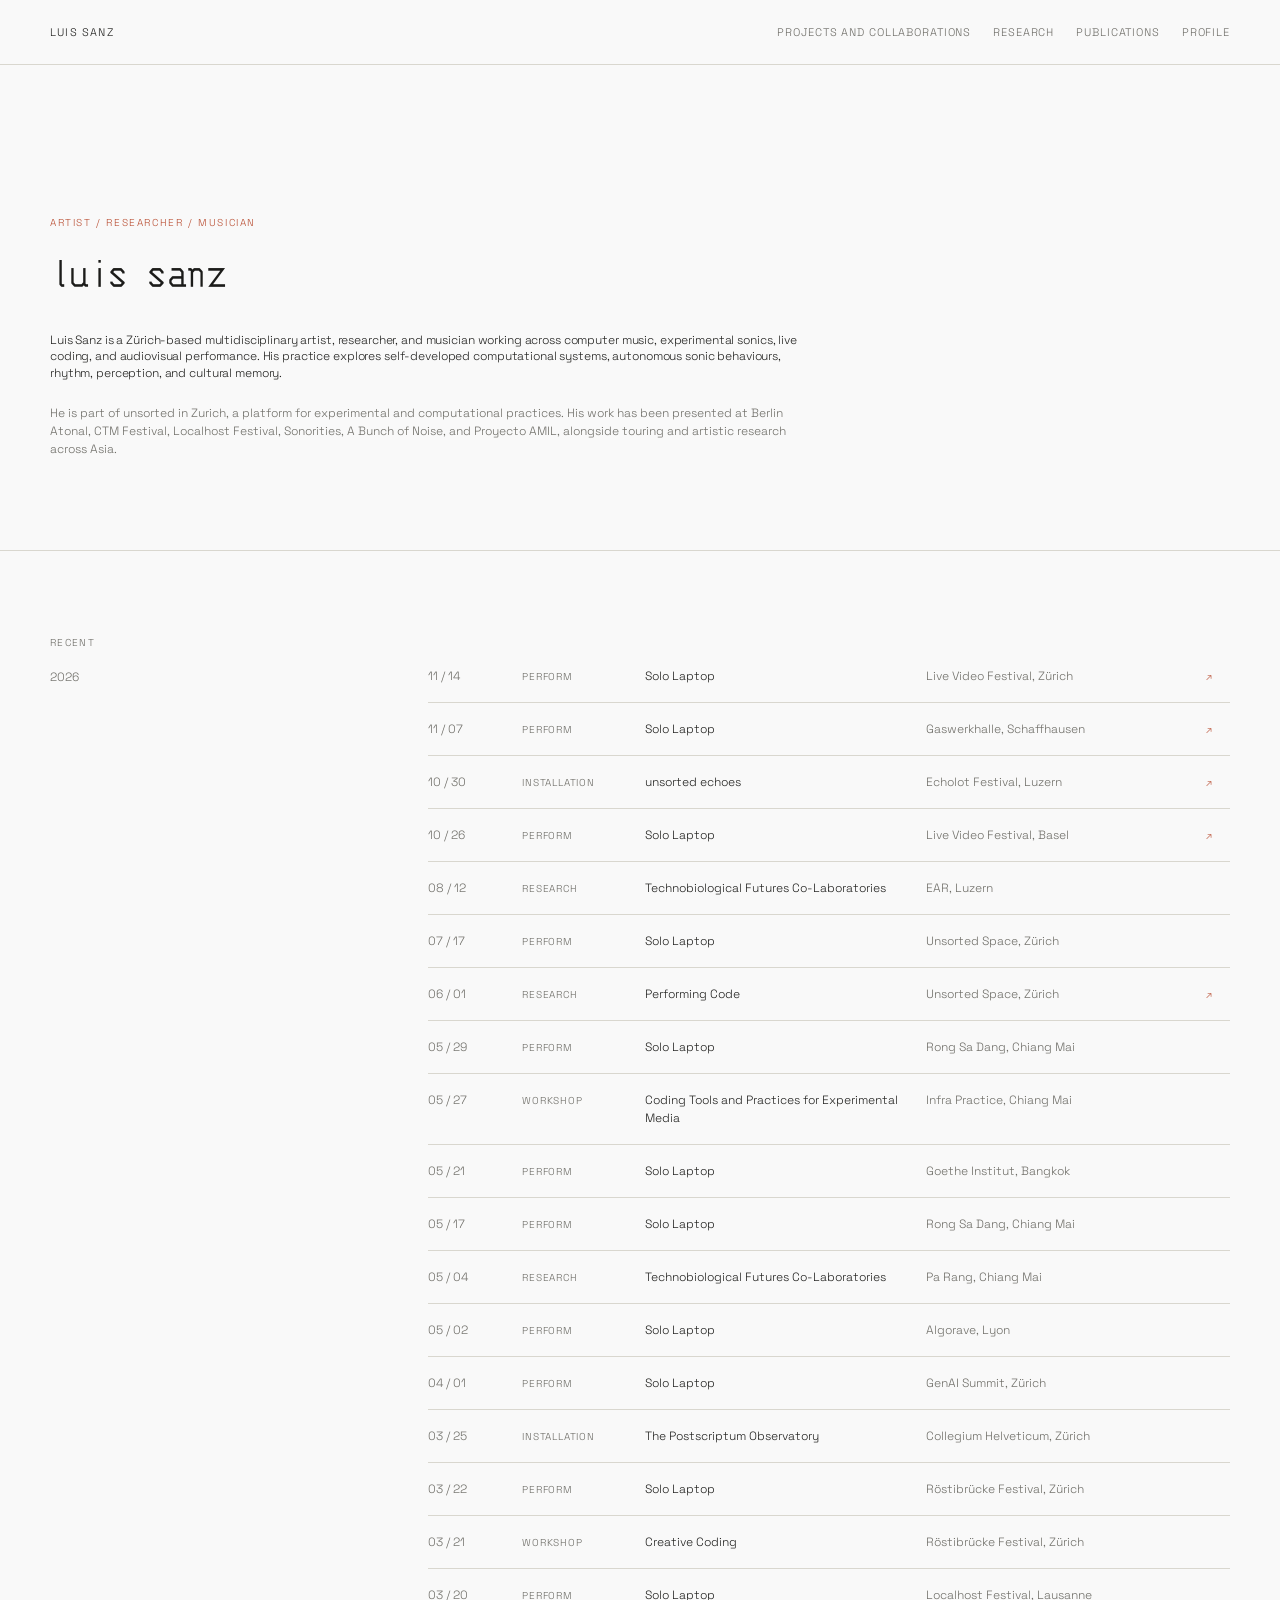
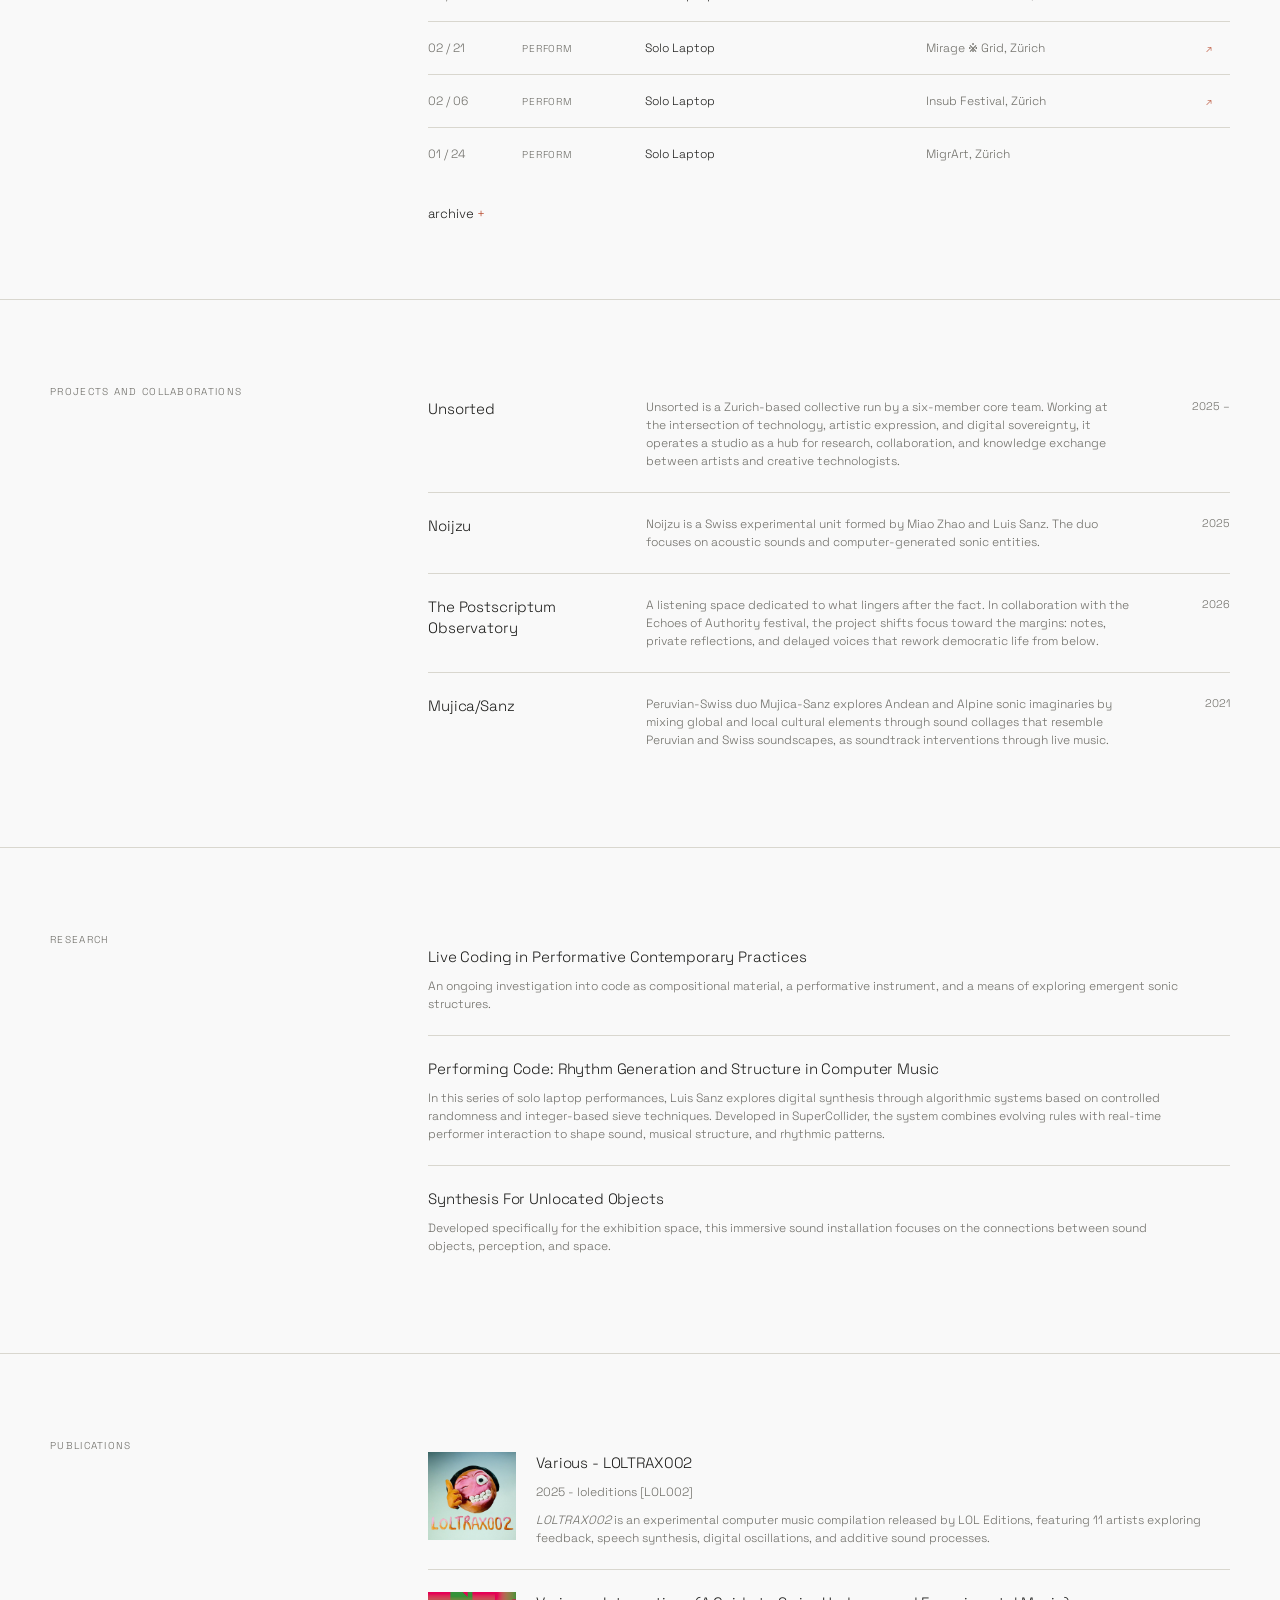
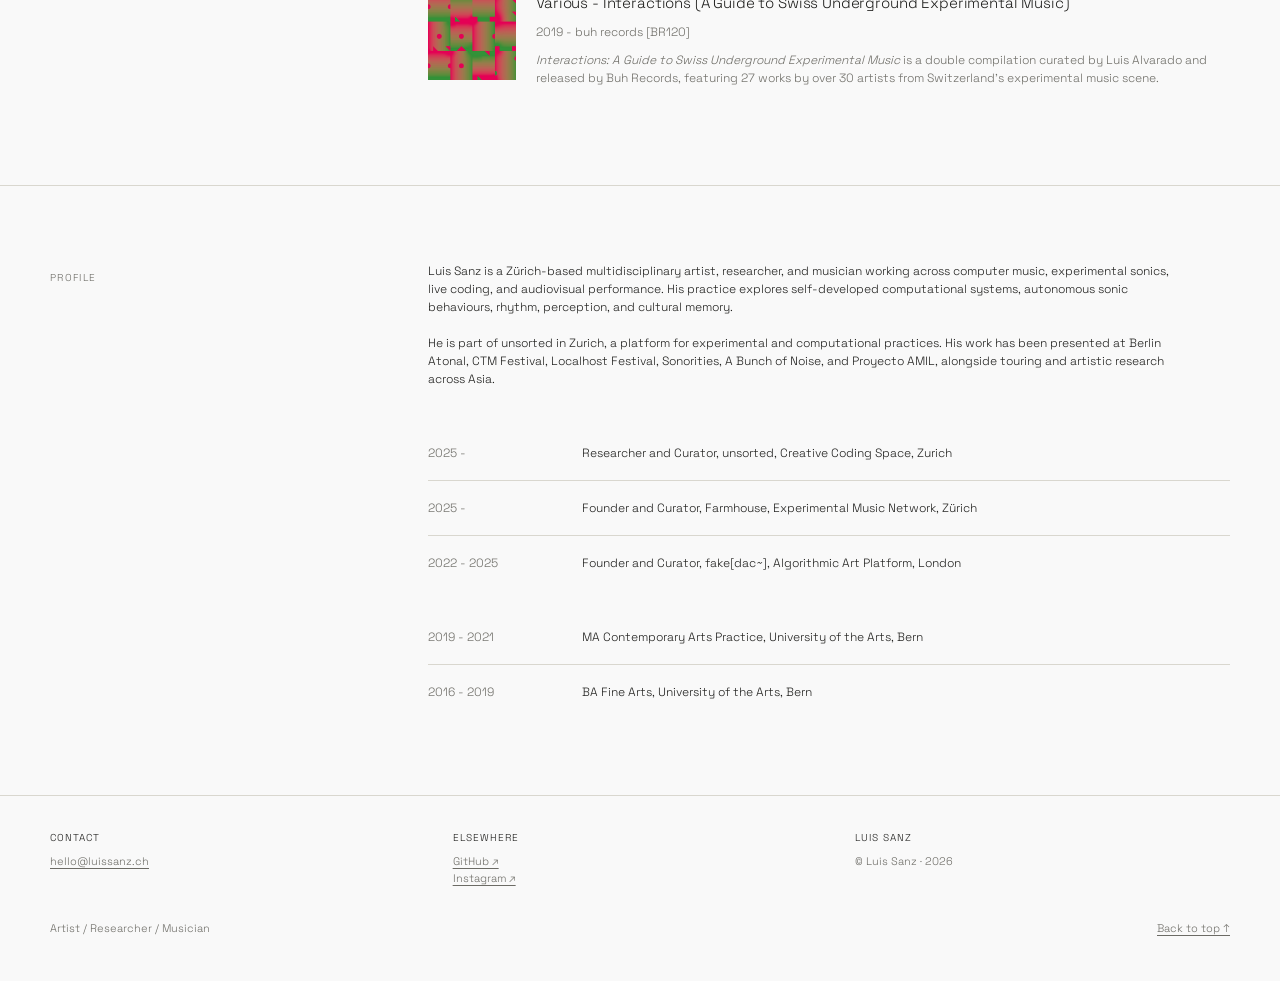
<file: index.html>
<!DOCTYPE html>
<html lang="en">

<head>
  <meta charset="utf-8">
  <meta name="viewport" content="width=device-width, initial-scale=1">
  <meta name="description"
    content="Luis Sanz is a Zürich-based multidisciplinary artist, researcher, and musician working across computer music, experimental sonics, live coding, and audiovisual performance.">
  <title>Luis Sanz — Artist, Researcher, Musician</title>
  <style>
    @font-face {
      font-family: "3270 Nerd Font";
      src: url("fonts/3270NerdFontPropo-SemiCondensed.ttf") format("truetype");
      font-weight: 400;
      font-style: normal;
      font-display: swap;
    }

    @font-face {
      font-family: "Space Grotesk";
      src: url("fonts/SpaceGrotesk[wght].ttf") format("truetype");
      font-weight: 300 700;
      font-style: normal;
      font-display: swap;
    }

    @font-face {
      font-family: "Fira Code";
      src: url("fonts/FiraCode-Light.ttf") format("truetype");
      font-weight: 300;
      font-style: normal;
      font-display: swap;
    }

    @font-face {
      font-family: "Fira Code";
      src: url("fonts/FiraCode-Regular.ttf") format("truetype");
      font-weight: 400;
      font-style: normal;
      font-display: swap;
    }

    @font-face {
      font-family: "Fira Code";
      src: url("fonts/FiraCode-Medium.ttf") format("truetype");
      font-weight: 500;
      font-style: normal;
      font-display: swap;
    }

    @font-face {
      font-family: "Fira Code";
      src: url("fonts/FiraCode-SemiBold.ttf") format("truetype");
      font-weight: 600;
      font-style: normal;
      font-display: swap;
    }

    @font-face {
      font-family: "Fira Code";
      src: url("fonts/FiraCode-Bold.ttf") format("truetype");
      font-weight: 700;
      font-style: normal;
      font-display: swap;
    }

    :root {
      --bg: #f9f9f9;
      --paper: #fbfaf7;
      --ink: #1c1c1a;
      --muted: #6c6b65;
      --line: #d9d7cf;
      --accent: #b84b2f;
      --code: #fdfdfc;
      --code-ink: var(--ink);
      --max: 1180px;
      --description-size: 12px;
    }

    * {
      box-sizing: border-box;
    }

    html {
      scroll-behavior: smooth;
      scroll-padding-top: 84px;
    }

    body {
      margin: 0;
      background: var(--bg);
      color: var(--ink);
      font: 300 14px/1.5 "Space Grotesk", sans-serif;
      -webkit-font-smoothing: antialiased;
      text-rendering: optimizeLegibility;
    }

    a {
      color: inherit;
      text-decoration-thickness: 1px;
      text-underline-offset: 3px;
    }

    a:hover {
      color: var(--accent);
    }

    .wrap {
      width: min(var(--max), calc(100% - 48px));
      margin: 0 auto;
    }

    header {
      position: sticky;
      top: 0;
      z-index: 20;
      background: rgba(249, 249, 249, .94);
      backdrop-filter: blur(12px);
      border-bottom: 1px solid var(--line);
    }

    .topbar {
      min-height: 64px;
      display: flex;
      align-items: center;
      justify-content: space-between;
      gap: 24px;
    }

    .brand {
      font-size: 11px;
      font-weight: 300;
      letter-spacing: .11em;
      text-transform: uppercase;
      text-decoration: none;
    }

    nav {
      display: flex;
      gap: 22px;
      flex-wrap: wrap;
    }

    nav a {
      font-size: 11px;
      text-transform: uppercase;
      letter-spacing: .08em;
      text-decoration: none;
      color: var(--muted);
    }

    nav a:hover {
      color: var(--ink);
    }

    .hero {
      padding: clamp(76px, 12vw, 150px) 0 74px;
      border-bottom: 1px solid var(--line);
    }

    .eyebrow {
      color: var(--accent);
      font-size: 10px;
      font-weight: 300;
      text-transform: uppercase;
      letter-spacing: .16em;
    }

    h1 {
      font-family: "3270 Nerd Font", "Space Grotesk", sans-serif;
      font-size: clamp(30px, 3.8vw, 44px);
      line-height: 1.08;
      letter-spacing: -.035em;
      font-weight: 400;
      max-width: 900px;
      margin: 22px 0 32px;
    }

    #name-title span {
      display: inline-block;
      width: 5.5em;
      white-space: nowrap;
    }

    .subtitle {
      font-size: var(--description-size);
      line-height: 1.4;
      max-width: 760px;
      letter-spacing: -.01em;
    }

    .hero-meta {
      display: flex;
      gap: 32px;
      flex-wrap: wrap;
      margin-top: 36px;
      color: var(--muted);
      font-size: 11px;
      text-transform: uppercase;
      letter-spacing: .08em;
    }

    .hero-meta span {
      display: block;
    }

    .hero-meta strong {
      display: block;
      color: var(--ink);
      font-weight: 300;
      margin-bottom: 5px;
    }

    .section {
      padding: 76px 0;
      border-bottom: 1px solid var(--line);
    }

    .section-grid {
      display: grid;
      grid-template-columns: minmax(150px, .72fr) minmax(0, 2fr);
      gap: clamp(32px, 7vw, 100px);
    }

    .section-label {
      font-size: 10px;
      letter-spacing: .13em;
      text-transform: uppercase;
      color: var(--muted);
      padding-top: 8px;
    }

    .section-subheading {
      margin: 20px 0 0;
      padding-top: 18px;
      color: var(--muted);
      font-size: var(--description-size);
      line-height: 1.5;
    }

    .recent-layout {
      row-gap: 0;
    }

    #recent .section-label {
      grid-column: 1 / -1;
    }

    #recent .section-subheading {
      margin-top: 0;
    }

    #recent .archive-toggle {
      grid-column: 1 / -1;
      margin-top: 24px;
    }

    #recent .archive-toggle>summary {
      margin-left: calc(26.47% + clamp(23.5px, 5.15vw, 73.5px));
    }

    #recent .archive-content {
      display: grid;
      grid-template-columns: minmax(150px, .72fr) minmax(0, 2fr);
      column-gap: clamp(32px, 7vw, 100px);
      margin-top: 8px;
    }

    .recent-archive-year {
      grid-column: 1 / 2;
      margin: 0;
    }

    #recent .archive-content>.event-list {
      grid-column: 2 / 3;
    }

    #research .section-label {
      font-size: 10px;
    }

    #research p,
    #research .note {
      font-size: var(--description-size);
    }

    #research .lead {
      font-size: var(--description-size);
    }

    .support-logo {
      margin-top: 28px;
    }

    .support-logo img {
      display: block;
      width: 140px;
      max-width: 100%;
      height: auto;
    }

    h2 {
      font-size: clamp(17px, 1.7vw, 19px);
      line-height: 1.2;
      letter-spacing: -.025em;
      font-weight: 300;
      margin: 0 0 26px;
    }

    h3 {
      font-size: 15px;
      line-height: 1.4;
      letter-spacing: -.01em;
      margin: 0 0 10px;
      font-weight: 300;
    }

    p {
      margin: 0 0 18px;
      max-width: 760px;
      font-size: var(--description-size);
    }

    .lead {
      font-size: var(--description-size);
      line-height: 1.5;
      letter-spacing: -.005em;
    }

    .muted {
      color: var(--muted);
    }

    .research-item {
      display: grid;
      grid-template-columns: 52px 1fr;
      gap: 20px;
      padding: 24px 0;
      border-bottom: 1px solid var(--line);
    }

    .num {
      color: var(--accent);
      font-size: 11px;
      padding-top: 4px;
    }

    .research-item p {
      margin-bottom: 0;
      color: var(--muted);
    }

    .research-item:last-child,
    .event-row:last-child,
    .project-row:last-child,
    .text-item:last-child {
      border-bottom: 0;
    }

    .entry {
      padding: 26px 0 36px;
      border-top: 1px solid var(--line);
    }

    .entry-head {
      display: flex;
      align-items: baseline;
      justify-content: space-between;
      gap: 20px;
      margin-bottom: 12px;
    }

    .tag {
      font-size: 10px;
      letter-spacing: .1em;
      text-transform: uppercase;
      color: var(--accent);
      white-space: nowrap;
    }

    .entry p {
      color: var(--muted);
    }

    .codebox {
      margin: 22px 0 18px;
      background: var(--code);
      color: var(--code-ink);
      border-radius: 3px;
      overflow: hidden;
    }

    .codehead {
      display: flex;
      align-items: center;
      justify-content: space-between;
      padding: 10px 15px;
      border-bottom: 1px solid var(--line);
      color: var(--muted);
      font-size: 10px;
      letter-spacing: .08em;
      text-transform: uppercase;
    }

    .copy {
      border: 1px solid #8e8c84;
      background: transparent;
      color: inherit;
      padding: 5px 9px;
      border-radius: 2px;
      cursor: pointer;
      font: inherit;
    }

    .copy:hover {
      background: #e8e6df;
      color: var(--ink);
    }

    pre {
      margin: 0;
      padding: 20px;
      overflow-x: auto;
      font: 11px/1.7 "Fira Code", monospace;
      tab-size: 4;
    }

    code,
    pre,
    .metadata {
      font-family: "Fira Code", monospace;
    }

    .inline-code {
      background: #e8e6df;
      padding: 2px 5px;
      font-size: .9em;
    }

    .note {
      border-left: 2px solid var(--accent);
      padding: 4px 0 4px 18px;
      color: var(--muted);
      margin: 24px 0;
    }

    .columns {
      display: grid;
      grid-template-columns: repeat(2, minmax(0, 1fr));
      gap: 28px;
    }

    .small-card {
      padding: 22px;
      border: 1px solid var(--line);
      background: rgba(255, 255, 255, .22);
    }

    .small-card p {
      font-size: var(--description-size);
      color: var(--muted);
      margin: 0;
    }

    .archive-row {
      display: grid;
      grid-template-columns: 130px 1fr;
      gap: 24px;
      padding: 18px 0;
      border-top: 1px solid var(--line);
      font-size: var(--description-size);
    }

    .profile-entries .archive-row:first-child {
      border-top: 0;
    }

    .profile-layout {
      row-gap: 0;
    }

    .profile-entries {
      grid-column: 2;
      margin: 0;
    }

    .profile-entries.positions,
    .profile-entries.education {
      margin-top: 20px;
    }

    .archive-date {
      color: var(--muted);
      font-size: inherit;
    }

    .event-row {
      display: grid;
      grid-template-columns: 76px 105px minmax(150px, 1fr) minmax(150px, 1fr) 24px;
      gap: 18px;
      align-items: baseline;
      padding: 17px 0;
      border-bottom: 1px solid var(--line);
      font-size: var(--description-size);
    }

    .event-date,
    .event-type,
    .event-venue {
      color: var(--muted);
    }

    .event-type,
    .event-link {
      font-size: 10px;
      letter-spacing: .08em;
      text-transform: uppercase;
    }

    .event-link {
      color: var(--accent);
    }

    .archive-toggle {
      margin-top: 24px;
      font-size: 13px;
    }

    .archive-toggle summary {
      width: fit-content;
      cursor: pointer;
      list-style: none;
    }

    .archive-toggle summary::-webkit-details-marker {
      display: none;
    }

    .archive-toggle summary:hover {
      color: var(--accent);
    }

    .archive-indicator {
      color: var(--accent);
    }

    .archive-toggle[open] .archive-indicator {
      font-size: 0;
    }

    .archive-toggle[open] .archive-indicator::after {
      content: "−";
      font-size: 13px;
    }

    .archive-toggle .event-list {
      margin-top: 0;
    }

    .project-row {
      display: grid;
      grid-template-columns: minmax(160px, .8fr) minmax(0, 2fr) 75px;
      gap: 24px;
      padding: 22px 0;
      border-bottom: 1px solid var(--line);
      align-items: start;
    }

    .project-row h3 {
      margin: 0;
    }

    .project-row p {
      color: var(--muted);
      font-size: var(--description-size);
      margin: 0;
    }

    .project-year {
      color: var(--muted);
      font-size: 11px;
      text-align: right;
    }

    .text-item {
      padding: 22px 0;
      border-bottom: 1px solid var(--line);
    }

    .record-item {
      display: grid;
      grid-template-columns: 88px minmax(0, 1fr);
      gap: 20px;
      align-items: start;
    }

    .record-cover {
      display: block;
      width: 88px;
      aspect-ratio: 1;
    }

    .record-cover img {
      display: block;
      width: 100%;
      height: 100%;
      object-fit: cover;
    }

    .text-item .record-meta {
      margin-bottom: 10px;
      color: var(--muted);
    }

    .text-item .record-description {
      margin-bottom: 0;
    }

    .project-row h3 a,
    .text-item h3 a {
      font: inherit;
      text-decoration: none;
    }

    .text-item p {
      color: var(--muted);
      margin: 0;
      font-size: var(--description-size);
    }

    footer {
      padding: 34px 0 44px;
      font-size: 11px;
      color: var(--muted);
    }

    footer p {
      font-size: inherit;
    }

    .footer-inner {
      display: flex;
      justify-content: space-between;
      flex-wrap: wrap;
      gap: 20px;
    }

    .footer-columns {
      display: grid;
      grid-template-columns: repeat(3, minmax(0, 1fr));
      gap: 28px;
      margin-bottom: 34px;
    }

    .footer-label {
      display: block;
      margin-bottom: 8px;
      color: var(--ink);
      text-transform: uppercase;
      letter-spacing: .1em;
      font-size: 10px;
    }

    .footer-columns p {
      margin: 0;
    }

    @media (max-width: 700px) {
      .wrap {
        width: min(100% - 32px, var(--max));
      }

      .topbar {
        align-items: flex-start;
        padding: 17px 0;
        flex-direction: column;
        gap: 12px;
      }

      nav {
        gap: 12px 18px;
      }

      .section-grid {
        grid-template-columns: 1fr;
        gap: 18px;
      }

      .profile-layout {
        row-gap: 18px;
      }

      .profile-entries {
        grid-column: 1;
      }

      .recent-layout {
        row-gap: 0;
      }

      #recent .archive-toggle {
        grid-column: 1;
      }

      #recent .archive-toggle>summary {
        margin-left: 0;
      }

      #recent .archive-content {
        grid-template-columns: 1fr;
      }

      #recent .archive-content>.event-list {
        grid-column: 1 / 2;
      }

      .section {
        padding: 54px 0;
      }

      .columns {
        grid-template-columns: 1fr;
      }

      .entry-head {
        align-items: flex-start;
        flex-direction: column;
        gap: 5px;
      }

      .archive-row {
        grid-template-columns: 1fr;
        gap: 5px;
      }

      .event-row {
        grid-template-columns: 72px 1fr;
        gap: 5px 16px;
      }

      .event-row> :nth-child(3) {
        grid-column: 2;
      }

      .event-row> :nth-child(4) {
        grid-column: 2;
      }

      .event-row> :nth-child(5) {
        grid-column: 2;
      }

      .project-row {
        grid-template-columns: 1fr auto;
        gap: 7px 18px;
      }

      .record-item {
        grid-template-columns: 72px minmax(0, 1fr);
        gap: 14px;
      }

      .record-cover {
        width: 72px;
      }

      .project-row h3 {
        grid-column: 1;
      }

      .project-row p {
        grid-column: 1 / -1;
        grid-row: 2;
      }

      .project-year {
        grid-column: 2;
        grid-row: 1;
      }

      .footer-columns {
        grid-template-columns: 1fr;
        gap: 22px;
      }

      .hero-meta {
        gap: 22px;
      }
    }

    @media (prefers-reduced-motion: reduce) {
      html {
        scroll-behavior: auto;
      }
    }
  </style>
</head>

<body>
  <header>
    <div class="wrap topbar">
      <a class="brand" href="#top">Luis Sanz</a>
      <nav aria-label="Main navigation">
        <a href="#projects">Projects and Collaborations</a>
        <a href="#research">Research</a>
        <a href="#publications">Publications</a>
        <a href="#profile">Profile</a>
      </nav>
    </div>
  </header>

  <main id="top">
    <section class="hero" id="bio">
      <div class="wrap">
        <div class="eyebrow">Artist / Researcher / Musician</div>
        <h1 id="name-title" aria-label="Luis Sanz" tabindex="0"><span aria-hidden="true">luis sanz</span></h1>
        <p class="subtitle">
          Luis Sanz is a Zürich-based multidisciplinary artist, researcher, and musician working across
          computer music, experimental sonics, live coding, and audiovisual performance. His practice
          explores self-developed computational systems, autonomous sonic behaviours, rhythm, perception,
          and cultural memory.
        </p>
        <p class="muted" style="max-width:760px;margin-top:22px">
          He is part of unsorted in Zurich, a platform for experimental and computational practices. His
          work has been presented at Berlin Atonal, CTM Festival, Localhost Festival, Sonorities,
          A Bunch of Noise, and Proyecto AMIL, alongside touring and artistic research across Asia.
        </p>
      </div>
    </section>

    <section class="section" id="recent">
      <div class="wrap section-grid recent-layout">
        <div class="section-label">Recent</div>
        <h3 class="section-subheading">2026</h3>
        <div class="event-list">
          <div class="event-row">
            <span class="event-date">11 / 14</span>
            <span class="event-type">PERFORM</span>
            <span>Solo Laptop</span>
            <span class="event-venue">Live Video Festival, Zürich</span>
            <span class="event-link" aria-label="External link to be added">↗</span>
          </div>
          <div class="event-row">
            <span class="event-date">11 / 07</span>
            <span class="event-type">PERFORM</span>
            <span>Solo Laptop</span>
            <span class="event-venue">Gaswerkhalle, Schaffhausen</span>
            <span class="event-link" aria-label="External link to be added">↗</span>
          </div>
          <div class="event-row">
            <span class="event-date">10 / 30</span>
            <span class="event-type">INSTALLATION</span>
            <span>unsorted echoes</span>
            <span class="event-venue">Echolot Festival, Luzern</span>
            <span class="event-link" aria-label="External link to be added">↗</span>
          </div>
          <div class="event-row">
            <span class="event-date">10 / 26</span>
            <span class="event-type">PERFORM</span>
            <span>Solo Laptop</span>
            <span class="event-venue">Live Video Festival, Basel</span>
            <span class="event-link" aria-label="External link to be added">↗</span>
          </div>
          <div class="event-row">
            <span class="event-date">08 / 12</span>
            <span class="event-type">RESEARCH</span>
            <span>Technobiological Futures Co-Laboratories</span>
            <span class="event-venue">EAR, Luzern</span>
          </div>
          <div class="event-row">
            <span class="event-date">07 / 17</span>
            <span class="event-type">PERFORM</span>
            <span>Solo Laptop</span>
            <span class="event-venue">Unsorted Space, Zürich</span>
          </div>
          <div class="event-row">
            <span class="event-date">06 / 01</span>
            <span class="event-type">RESEARCH</span>
            <span>Performing Code</span>
            <span class="event-venue">Unsorted Space, Zürich</span>
            <span class="event-link" aria-label="External link to be added">↗</span>
          </div>
          <div class="event-row">
            <span class="event-date">05 / 29</span>
            <span class="event-type">PERFORM</span>
            <span>Solo Laptop</span>
            <span class="event-venue">Rong Sa Dang, Chiang Mai</span>
          </div>
          <div class="event-row">
            <span class="event-date">05 / 27</span>
            <span class="event-type">WORKSHOP</span>
            <span>Coding Tools and Practices for Experimental Media</span>
            <span class="event-venue">Infra Practice, Chiang Mai</span>
          </div>
          <div class="event-row">
            <span class="event-date">05 / 21</span>
            <span class="event-type">PERFORM</span>
            <span>Solo Laptop</span>
            <span class="event-venue">Goethe Institut, Bangkok</span>
          </div>
          <div class="event-row">
            <span class="event-date">05 / 17</span>
            <span class="event-type">PERFORM</span>
            <span>Solo Laptop</span>
            <span class="event-venue">Rong Sa Dang, Chiang Mai</span>
          </div>
          <div class="event-row">
            <span class="event-date">05 / 04</span>
            <span class="event-type">RESEARCH</span>
            <span>Technobiological Futures Co-Laboratories</span>
            <span class="event-venue">Pa Rang, Chiang Mai</span>
          </div>
          <div class="event-row">
            <span class="event-date">05 / 02</span>
            <span class="event-type">PERFORM</span>
            <span>Solo Laptop</span>
            <span class="event-venue">Algorave, Lyon</span>
          </div>
          <div class="event-row">
            <span class="event-date">04 / 01</span>
            <span class="event-type">PERFORM</span>
            <span>Solo Laptop</span>
            <span class="event-venue">GenAI Summit, Zürich</span>
          </div>
          <div class="event-row">
            <span class="event-date">03 / 25</span>
            <span class="event-type">INSTALLATION</span>
            <span>The Postscriptum Observatory</span>
            <span class="event-venue">Collegium Helveticum, Zürich</span>
          </div>
          <div class="event-row">
            <span class="event-date">03 / 22</span>
            <span class="event-type">PERFORM</span>
            <span>Solo Laptop</span>
            <span class="event-venue">Röstibrücke Festival, Zürich</span>
          </div>
          <div class="event-row">
            <span class="event-date">03 / 21</span>
            <span class="event-type">WORKSHOP</span>
            <span>Creative Coding</span>
            <span class="event-venue">Röstibrücke Festival, Zürich</span>
          </div>
          <div class="event-row">
            <span class="event-date">03 / 20</span>
            <span class="event-type">PERFORM</span>
            <span>Solo Laptop</span>
            <span class="event-venue">Localhost Festival, Lausanne</span>
          </div>
          <div class="event-row">
            <span class="event-date">02 / 21</span>
            <span class="event-type">PERFORM</span>
            <span>Solo Laptop</span>
            <span class="event-venue">Mirage ※ Grid, Zürich</span>
            <span class="event-link" aria-label="External link to be added">↗</span>
          </div>
          <div class="event-row">
            <span class="event-date">02 / 06</span>
            <span class="event-type">PERFORM</span>
            <span>Solo Laptop</span>
            <span class="event-venue">Insub Festival, Zürich</span>
            <span class="event-link" aria-label="External link to be added">↗</span>
          </div>
          <div class="event-row">
            <span class="event-date">01 / 24</span>
            <span class="event-type">PERFORM</span>
            <span>Solo Laptop</span>
            <span class="event-venue">MigrArt, Zürich</span>
          </div>
        </div>
        <details class="archive-toggle">
          <summary>archive <span class="archive-indicator" aria-hidden="true">+</span></summary>
          <div class="archive-content">
            <h3 class="section-subheading recent-archive-year">2025</h3>
            <div class="event-list">
            <div class="event-row">
              <span class="event-date">12 / 14</span>
              <span class="event-type">PERFORM</span>
              <span>Solo Laptop</span>
              <span class="event-venue">Farmhouse, Zurich</span>
              <span class="event-link" aria-label="External link to be added">↗</span>
            </div>
            <div class="event-row">
              <span class="event-date">11 / 04</span>
              <span class="event-type">PERFORM</span>
              <span>Solo Laptop</span>
              <span class="event-venue">Farmhouse, Zurich</span>
              <span class="event-link" aria-label="External link to be added">↗</span>
            </div>
            <div class="event-row">
              <span class="event-date">10 / 11</span>
              <span class="event-type">PERFORM</span>
              <span>Solo Laptop</span>
              <span class="event-venue">Oriental Force, Tokyo</span>
              <span class="event-link" aria-label="External link to be added">↗</span>
            </div>
            <div class="event-row">
              <span class="event-date">10 / 07</span>
              <span class="event-type">PERFORM</span>
              <span>Solo Laptop</span>
              <span class="event-venue">Forest Limit, Tokyo</span>
              <span class="event-link" aria-label="External link to be added">↗</span>
            </div>
            <div class="event-row">
              <span class="event-date">10 / 06</span>
              <span class="event-type">PERFORM</span>
              <span>Solo Laptop</span>
              <span class="event-venue">Tokyo Node Lab, Tokyo</span>
              <span class="event-link" aria-label="External link to be added">↗</span>
            </div>
            <div class="event-row">
              <span class="event-date">09 / 22</span>
              <span class="event-type">PERFORM</span>
              <span>Solo Laptop</span>
              <span class="event-venue">Peace Memorial Park, Hiroshima</span>
              <span class="event-link" aria-label="External link to be added">↗</span>
            </div>
            <div class="event-row">
              <span class="event-date">09 / 20</span>
              <span class="event-type">PERFORM</span>
              <span>Solo Laptop</span>
              <span class="event-venue">Socrates, Kyoto</span>
              <span class="event-link" aria-label="External link to be added">↗</span>
            </div>
            <div class="event-row">
              <span class="event-date">09 / 18</span>
              <span class="event-type">PERFORM</span>
              <span>Solo Laptop</span>
              <span class="event-venue">Pepper Land, Okayama</span>
              <span class="event-link" aria-label="External link to be added">↗</span>
            </div>
            <div class="event-row">
              <span class="event-date">09 / 17</span>
              <span class="event-type">PERFORM</span>
              <span>Solo Laptop</span>
              <span class="event-venue">Tsukimi, Kumamoto</span>
              <span class="event-link" aria-label="External link to be added">↗</span>
            </div>
            <div class="event-row">
              <span class="event-date">09 / 16</span>
              <span class="event-type">PERFORM</span>
              <span>Solo Laptop</span>
              <span class="event-venue">Utero, Fukuoka</span>
              <span class="event-link" aria-label="External link to be added">↗</span>
            </div>
            <div class="event-row">
              <span class="event-date">09 / 12</span>
              <span class="event-type">PERFORM</span>
              <span>Solo Laptop</span>
              <span class="event-venue">Duct / Spaziorita, Nagoya</span>
              <span class="event-link" aria-label="External link to be added">↗</span>
            </div>
            <div class="event-row">
              <span class="event-date">09 / 07</span>
              <span class="event-type">PERFORM</span>
              <span>Solo Laptop</span>
              <span class="event-venue">Haptic Collision, Hong Kong</span>
              <span class="event-link" aria-label="External link to be added">↗</span>
            </div>
            <div class="event-row">
              <span class="event-date">08 / 30</span>
              <span class="event-type">PERFORM</span>
              <span>Solo Laptop</span>
              <span class="event-venue">Kunstraum Aarau, Aarau</span>
              <span class="event-link" aria-label="External link to be added">↗</span>
            </div>
            <div class="event-row">
              <span class="event-date">08 / 16</span>
              <span class="event-type">WORKSHOP</span>
              <span>CodeSound: SuperCollider</span>
              <span class="event-venue">Unsorted Space, Zurich</span>
              <span class="event-link" aria-label="External link to be added">↗</span>
            </div>
            <div class="event-row">
              <span class="event-date">05 / 28</span>
              <span class="event-type">RESEARCH</span>
              <span>International Conference on Live Coding</span>
              <span class="event-venue">Laut, Barcelona</span>
              <span class="event-link" aria-label="External link to be added">↗</span>
            </div>
            <div class="event-row">
              <span class="event-date">05 / 22</span>
              <span class="event-type">PERFORM</span>
              <span>Solo Laptop</span>
              <span class="event-venue">Umbo, Zurich</span>
              <span class="event-link" aria-label="External link to be added">↗</span>
            </div>
            <div class="event-row">
              <span class="event-date">05 / 15</span>
              <span class="event-type">PERFORM</span>
              <span>unsorted love</span>
              <span class="event-venue">Farmhouse, Zurich</span>
              <span class="event-link" aria-label="External link to be added">↗</span>
            </div>
            <div class="event-row">
              <span class="event-date">04 / 11</span>
              <span class="event-type">PERFORM</span>
              <span>Solo Laptop</span>
              <span class="event-venue">AMR, Geneva</span>
              <span class="event-link" aria-label="External link to be added">↗</span>
            </div>
            <div class="event-row">
              <span class="event-date">04 / 05</span>
              <span class="event-type">PERFORM</span>
              <span>Solo Laptop</span>
              <span class="event-venue">Unsorted #1, Unsorted Space, Zurich</span>
              <span class="event-link" aria-label="External link to be added">↗</span>
            </div>
            <div class="event-row">
              <span class="event-date">03 / 31</span>
              <span class="event-type">PERFORM</span>
              <span>Solo Laptop</span>
              <span class="event-venue">Boschbar, Zurich</span>
              <span class="event-link" aria-label="External link to be added">↗</span>
            </div>
            <div class="event-row">
              <span class="event-date">03 / 27</span>
              <span class="event-type">PERFORM</span>
              <span>Solo Laptop</span>
              <span class="event-venue">Farmhouse, Zurich</span>
              <span class="event-link" aria-label="External link to be added">↗</span>
            </div>
            <div class="event-row">
              <span class="event-date">03 / 26</span>
              <span class="event-type">PERFORM</span>
              <span>Solo Laptop</span>
              <span class="event-venue">Farmchaos Festival, Zurich</span>
              <span class="event-link" aria-label="External link to be added">↗</span>
            </div>
            <div class="event-row">
              <span class="event-date">03 / 25</span>
              <span class="event-type">PERFORM</span>
              <span>Solo Laptop</span>
              <span class="event-venue">Doxa Shroti, Zurich</span>
              <span class="event-link" aria-label="External link to be added">↗</span>
            </div>
            <div class="event-row">
              <span class="event-date">02 / 22</span>
              <span class="event-type">PERFORM</span>
              <span>Solo Laptop</span>
              <span class="event-venue">Farmhouse, Zurich</span>
              <span class="event-link" aria-label="External link to be added">↗</span>
            </div>
            <div class="event-row">
              <span class="event-date">02 / 05</span>
              <span class="event-type">PERFORM</span>
              <span>Solo Laptop</span>
              <span class="event-venue">Algorave London, London</span>
              <span class="event-link" aria-label="External link to be added">↗</span>
            </div>
            <div class="event-row">
              <span class="event-date">02 / 04</span>
              <span class="event-type">PERFORM</span>
              <span>Solo Laptop</span>
              <span class="event-venue">fake[dac~], London</span>
              <span class="event-link" aria-label="External link to be added">↗</span>
            </div>
            <div class="event-row">
              <span class="event-date">01 / 31</span>
              <span class="event-type">PERFORM</span>
              <span>Solo Laptop</span>
              <span class="event-venue">AD England, Manchester</span>
              <span class="event-link" aria-label="External link to be added">↗</span>
            </div>
            <div class="event-row">
              <span class="event-date">01 / 29</span>
              <span class="event-type">PERFORM</span>
              <span>Solo Laptop</span>
              <span class="event-venue">Corsica Studios, London</span>
              <span class="event-link" aria-label="External link to be added">↗</span>
            </div>
            </div>
          </div>
        </details>
      </div>
    </section>

    <section class="section" id="projects">
      <div class="wrap section-grid">
        <div class="section-label">Projects and Collaborations</div>
        <div>
          <div class="project-list">
            <article class="project-row">
              <h3><a href="project-unsorted.html">Unsorted</a></h3>
              <p>Unsorted is a Zurich-based collective run by a six-member core team. Working at the intersection
                of technology, artistic expression, and digital sovereignty, it operates a studio as a hub for
                research, collaboration, and knowledge exchange between artists and creative technologists.</p>
              <span class="project-year">2025 –</span>
            </article>
            <article class="project-row">
              <h3><a href="project-noijzu.html">Noijzu</a></h3>
              <p>Noijzu is a Swiss experimental unit formed by Miao Zhao and Luis Sanz. The duo focuses on acoustic
                sounds and computer-generated sonic entities.</p>
              <span class="project-year">2025</span>
            </article>
            <article class="project-row">
              <h3><a href="project-postscriptum-observatory.html">The Postscriptum Observatory</a></h3>
              <p>A listening space dedicated to what lingers after the fact. In collaboration with the Echoes of
                Authority festival, the project shifts focus toward the margins: notes, private reflections, and
                delayed voices that rework democratic life from below.</p>
              <span class="project-year">2026</span>
            </article>
            <article class="project-row">
              <h3><a href="project-mujica-sanz.html">Mujica/Sanz</a></h3>
              <p>Peruvian-Swiss duo Mujica-Sanz explores Andean and Alpine sonic imaginaries by mixing global and local
                cultural elements through sound collages that resemble Peruvian and Swiss soundscapes, as soundtrack
                interventions through live music.</p>
              <span class="project-year">2021</span>
            </article>
          </div>
        </div>
      </div>
    </section>

    <section class="section" id="research">
      <div class="wrap section-grid">
        <div class="section-label">Research</div>
        <div>
          <div class="text-list">
            <article class="text-item">
              <h3><a href="research-live-coding.html">Live Coding in Performative Contemporary Practices</a></h3>
              <p>An ongoing investigation into code as compositional material, a performative instrument, and a means
                of exploring emergent sonic structures.</p>
            </article>
            <article class="text-item">
              <h3><a href="research-performing-code.html">Performing Code: Rhythm Generation and Structure in Computer
                  Music</a></h3>
              <p>In this series of solo laptop performances, Luis Sanz explores digital synthesis through algorithmic
                systems based on controlled randomness and integer-based sieve techniques. Developed in SuperCollider,
                the system combines evolving rules with real-time performer interaction to shape sound, musical
                structure, and rhythmic patterns.</p>
            </article>
            <article class="text-item">
              <h3><a href="research-unlocated-objects.html">Synthesis For Unlocated Objects</a></h3>
              <p>Developed specifically for the exhibition space, this immersive sound installation focuses on the
                connections between sound objects, perception, and space.</p>
            </article>
          </div>
        </div>
      </div>
    </section>

    <section class="section" id="publications">
      <div class="wrap section-grid">
        <div class="section-label">Publications</div>
        <div>
          <div class="text-list">
            <article class="text-item record-item">
              <a class="record-cover" href="https://loleditions.bandcamp.com/album/loltrax002" target="_blank"
                rel="noopener noreferrer" aria-label="Listen to Various - LOLTRAX002 on Bandcamp">
                <img src="images/loltrax002.jpg" alt="LOLTRAX002 album cover">
              </a>
              <div>
                <h3>Various - LOLTRAX002</h3>
                <p class="record-meta">2025 - loleditions [LOL002]</p>
                <p class="record-description"><em>LOLTRAX002</em> is an experimental computer music compilation
                  released by LOL Editions, featuring 11 artists exploring feedback, speech synthesis, digital
                  oscillations, and additive sound processes.</p>
              </div>
            </article>
            <article class="text-item record-item">
              <a class="record-cover"
                href="https://buhrecords.bandcamp.com/album/interactions-a-guide-to-swiss-underground-experimental-music"
                target="_blank" rel="noopener noreferrer" aria-label="Listen to Interactions on Bandcamp">
                <img src="images/Interactions.jpg"
                  alt="Interactions: A Guide to Swiss Underground Experimental Music cover">
              </a>
              <div>
                <h3>Various - Interactions (A Guide to Swiss Underground Experimental Music)</h3>
                <p class="record-meta">2019 - buh records [BR120]</p>
                <p class="record-description"><em>Interactions: A Guide to Swiss Underground Experimental Music</em>
                  is a double compilation curated by Luis Alvarado and released by Buh Records, featuring 27 works
                  by over 30 artists from Switzerland’s experimental music scene.</p>
              </div>
            </article>
          </div>
        </div>
      </div>
    </section>

    <section class="section" id="profile">
      <div class="wrap section-grid profile-layout">
        <div class="section-label">Profile</div>
        <div class="profile-intro">
          <p>
            Luis Sanz is a Zürich-based multidisciplinary artist, researcher, and musician working across
            computer music, experimental sonics, live coding, and audiovisual performance. His practice explores
            self-developed computational systems, autonomous sonic behaviours, rhythm, perception, and cultural memory.
          </p>
          <p>
            He is part of unsorted in Zurich, a platform for experimental and computational practices. His work has
            been presented at Berlin Atonal, CTM Festival, Localhost Festival, Sonorities, A Bunch of Noise, and
            Proyecto AMIL, alongside touring and artistic research across Asia.
          </p>
        </div>
        <div class="profile-entries positions">
          <div class="archive-row">
            <span class="archive-date">2025 -</span>
            <span>Researcher and Curator, unsorted, Creative Coding Space, Zurich</span>
          </div>
          <div class="archive-row">
            <span class="archive-date">2025 -</span>
            <span>Founder and Curator, Farmhouse, Experimental Music Network, Zürich</span>
          </div>
          <div class="archive-row">
            <span class="archive-date">2022 - 2025</span>
            <span>Founder and Curator, fake[dac~], Algorithmic Art Platform, London</span>
          </div>
        </div>
        <div class="profile-entries education">
          <div class="archive-row">
            <span class="archive-date">2019 - 2021</span>
            <span>MA Contemporary Arts Practice, University of the Arts, Bern</span>
          </div>
          <div class="archive-row">
            <span class="archive-date">2016 - 2019</span>
            <span>BA Fine Arts, University of the Arts, Bern</span>
          </div>
        </div>
      </div>
    </section>
  </main>

  <footer>
    <div class="wrap">
      <div class="footer-columns">
        <div>
          <span class="footer-label">Contact</span>
          <p><a href="mailto:hello@luissanz.ch">hello@luissanz.ch</a></p>
        </div>
        <div>
          <span class="footer-label">Elsewhere</span>
          <p><a href="https://github.com/computernoise">GitHub ↗</a><br>
            <a href="https://www.instagram.com/luissanz___">Instagram ↗</a>
          </p>
        </div>
        <div>
          <span class="footer-label">Luis Sanz</span>
          <p>© Luis Sanz · 2026</p>
        </div>
      </div>
      <div class="footer-inner">
        <span>Artist / Researcher / Musician</span>
        <a href="#top">Back to top ↑</a>
      </div>
    </div>
  </footer>
  <script>
    const title = document.querySelector("#name-title");
    const nameTitle = title.querySelector("span");
    const name = nameTitle.textContent;
    let scrambleTimer;

    const startScramble = () => {
      if (scrambleTimer) return;

      const interval = window.matchMedia("(prefers-reduced-motion: reduce)").matches ? 90 : 50;
      scrambleTimer = setInterval(() => {
        nameTitle.textContent = [...name].map(character =>
          character === " " ? character : Math.random() < 0.5 ? "0" : "1"
        ).join("");
      }, interval);
    };

    const stopScramble = () => {
      clearInterval(scrambleTimer);
      scrambleTimer = null;
      nameTitle.textContent = name;
    };

    title.addEventListener("pointerenter", startScramble);
    title.addEventListener("pointerleave", () => {
      if (document.activeElement !== title) stopScramble();
    });
    title.addEventListener("focus", startScramble);
    title.addEventListener("blur", () => {
      if (!title.matches(":hover")) stopScramble();
    });
  </script>
</body>

</html>
</file>
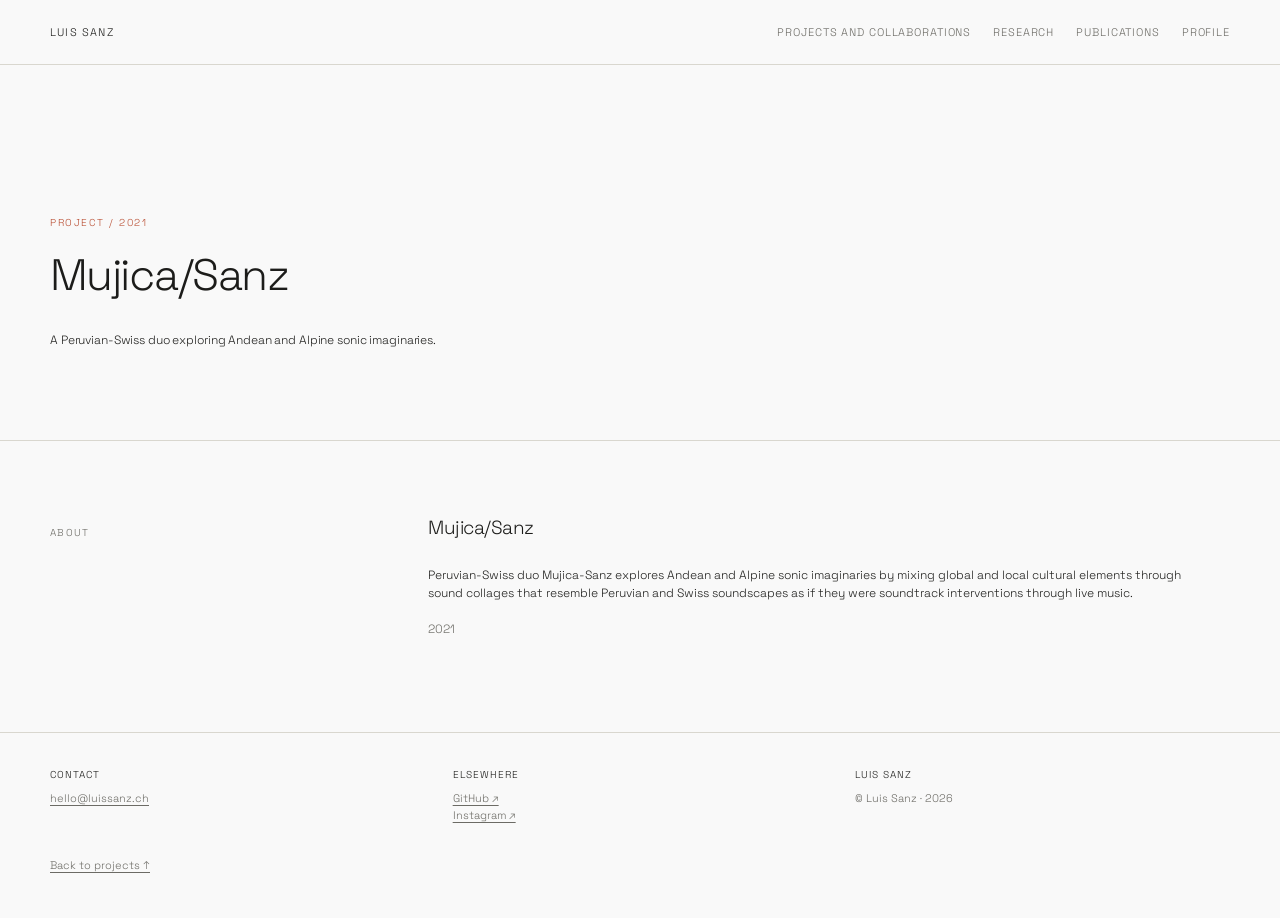
<file: project-mujica-sanz.html>
<!DOCTYPE html>
<html lang="en">
<head>
  <meta charset="utf-8">
  <meta name="viewport" content="width=device-width, initial-scale=1">
  <meta name="description" content="Mujica/Sanz explores Andean and Alpine sonic imaginaries through live music and sound collage.">
  <title>Mujica/Sanz — Luis Sanz</title>
  <link rel="stylesheet" href="pages.css">
</head>
<body>
  <header><div class="wrap topbar">
    <a class="brand" href="index.html">Luis Sanz</a>
    <nav aria-label="Main navigation">
      <a href="index.html#projects">Projects and collaborations</a><a href="index.html#research">Research</a>
      <a href="index.html#publications">Publications</a><a href="index.html#profile">Profile</a>
    </nav>
  </div></header>
  <main>
    <section class="hero"><div class="wrap">
      <div class="eyebrow">Project / 2021</div>
      <h1>Mujica/Sanz</h1>
      <p class="subtitle">A Peruvian-Swiss duo exploring Andean and Alpine sonic imaginaries.</p>
    </div></section>
    <section class="section"><div class="wrap section-grid">
      <div class="section-label">About</div>
      <div>
        <h2>Mujica/Sanz</h2>
        <p>Peruvian-Swiss duo Mujica-Sanz explores Andean and Alpine sonic imaginaries by mixing global and local
          cultural elements through sound collages that resemble Peruvian and Swiss soundscapes as if they were
          soundtrack interventions through live music.</p>
        <p class="muted">2021</p>
      </div>
    </div></section>
  </main>
  <footer><div class="wrap">
    <div class="footer-columns">
      <div><span class="footer-label">Contact</span><p><a href="mailto:hello@luissanz.ch">hello@luissanz.ch</a></p></div>
      <div><span class="footer-label">Elsewhere</span><p><a href="https://github.com/computernoise">GitHub ↗</a><br><a href="https://www.instagram.com/luissanz___">Instagram ↗</a></p></div>
      <div><span class="footer-label">Luis Sanz</span><p>© Luis Sanz · 2026</p></div>
    </div><div class="footer-inner"><a href="index.html#projects">Back to projects ↑</a></div>
  </div></footer>
</body>
</html>
</file>
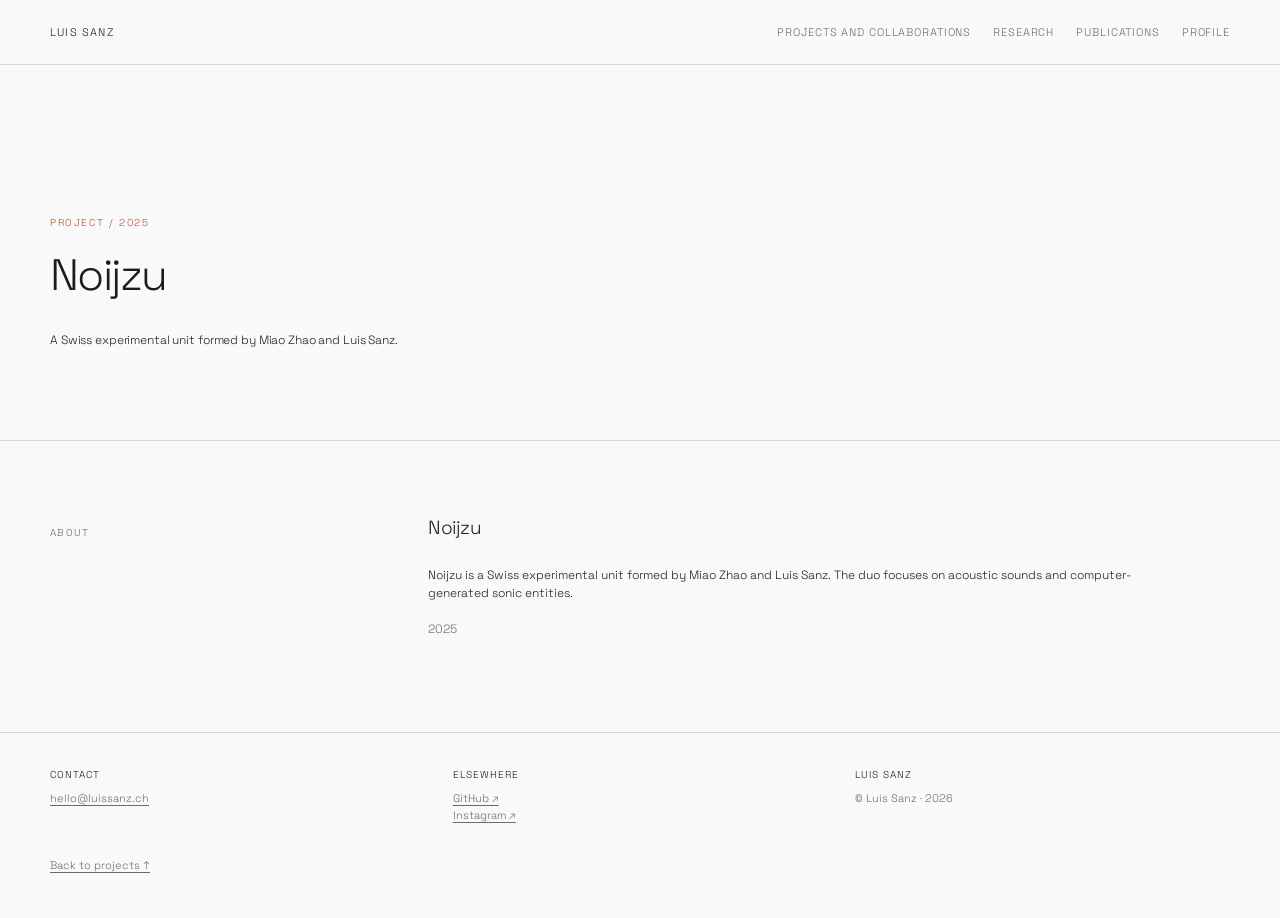
<file: project-noijzu.html>
<!DOCTYPE html>
<html lang="en">
<head>
  <meta charset="utf-8">
  <meta name="viewport" content="width=device-width, initial-scale=1">
  <meta name="description" content="Noijzu is a Swiss experimental unit formed by Miao Zhao and Luis Sanz.">
  <title>Noijzu — Luis Sanz</title>
  <link rel="stylesheet" href="pages.css">
</head>
<body>
  <header><div class="wrap topbar">
    <a class="brand" href="index.html">Luis Sanz</a>
    <nav aria-label="Main navigation">
      <a href="index.html#projects">Projects and collaborations</a><a href="index.html#research">Research</a>
      <a href="index.html#publications">Publications</a><a href="index.html#profile">Profile</a>
    </nav>
  </div></header>
  <main>
    <section class="hero"><div class="wrap">
      <div class="eyebrow">Project / 2025</div>
      <h1>Noijzu</h1>
      <p class="subtitle">A Swiss experimental unit formed by Miao Zhao and Luis Sanz.</p>
    </div></section>
    <section class="section"><div class="wrap section-grid">
      <div class="section-label">About</div>
      <div>
        <h2>Noijzu</h2>
        <p>Noijzu is a Swiss experimental unit formed by Miao Zhao and Luis Sanz. The duo focuses on acoustic sounds
          and computer-generated sonic entities.</p>
        <p class="muted">2025</p>
      </div>
    </div></section>
  </main>
  <footer><div class="wrap">
    <div class="footer-columns">
      <div><span class="footer-label">Contact</span><p><a href="mailto:hello@luissanz.ch">hello@luissanz.ch</a></p></div>
      <div><span class="footer-label">Elsewhere</span><p><a href="https://github.com/computernoise">GitHub ↗</a><br><a href="https://www.instagram.com/luissanz___">Instagram ↗</a></p></div>
      <div><span class="footer-label">Luis Sanz</span><p>© Luis Sanz · 2026</p></div>
    </div><div class="footer-inner"><a href="index.html#projects">Back to projects ↑</a></div>
  </div></footer>
</body>
</html>
</file>
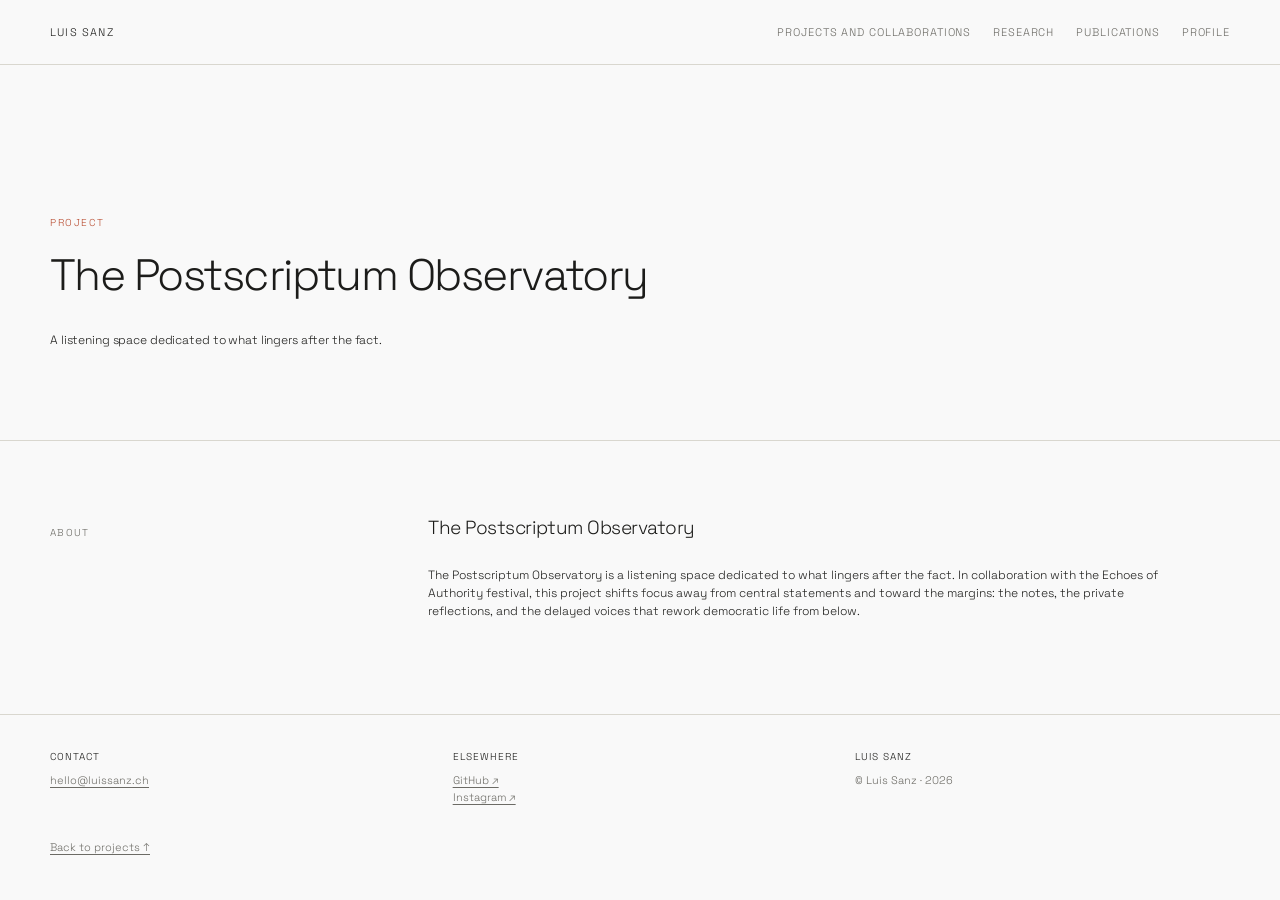
<file: project-postscriptum-observatory.html>
<!DOCTYPE html>
<html lang="en">
<head>
  <meta charset="utf-8">
  <meta name="viewport" content="width=device-width, initial-scale=1">
  <meta name="description" content="The Postscriptum Observatory is a listening space for reflections and voices at the margins.">
  <title>The Postscriptum Observatory — Luis Sanz</title>
  <link rel="stylesheet" href="pages.css">
</head>
<body>
  <header><div class="wrap topbar">
    <a class="brand" href="index.html">Luis Sanz</a>
    <nav aria-label="Main navigation">
      <a href="index.html#projects">Projects and collaborations</a><a href="index.html#research">Research</a>
      <a href="index.html#publications">Publications</a><a href="index.html#profile">Profile</a>
    </nav>
  </div></header>
  <main>
    <section class="hero"><div class="wrap">
      <div class="eyebrow">Project</div>
      <h1>The Postscriptum Observatory</h1>
      <p class="subtitle">A listening space dedicated to what lingers after the fact.</p>
    </div></section>
    <section class="section"><div class="wrap section-grid">
      <div class="section-label">About</div>
      <div>
        <h2>The Postscriptum Observatory</h2>
        <p>The Postscriptum Observatory is a listening space dedicated to what lingers after the fact. In collaboration
          with the Echoes of Authority festival, this project shifts focus away from central statements and toward the
          margins: the notes, the private reflections, and the delayed voices that rework democratic life from below.</p>
      </div>
    </div></section>
  </main>
  <footer><div class="wrap">
    <div class="footer-columns">
      <div><span class="footer-label">Contact</span><p><a href="mailto:hello@luissanz.ch">hello@luissanz.ch</a></p></div>
      <div><span class="footer-label">Elsewhere</span><p><a href="https://github.com/computernoise">GitHub ↗</a><br><a href="https://www.instagram.com/luissanz___">Instagram ↗</a></p></div>
      <div><span class="footer-label">Luis Sanz</span><p>© Luis Sanz · 2026</p></div>
    </div><div class="footer-inner"><a href="index.html#projects">Back to projects ↑</a></div>
  </div></footer>
</body>
</html>
</file>
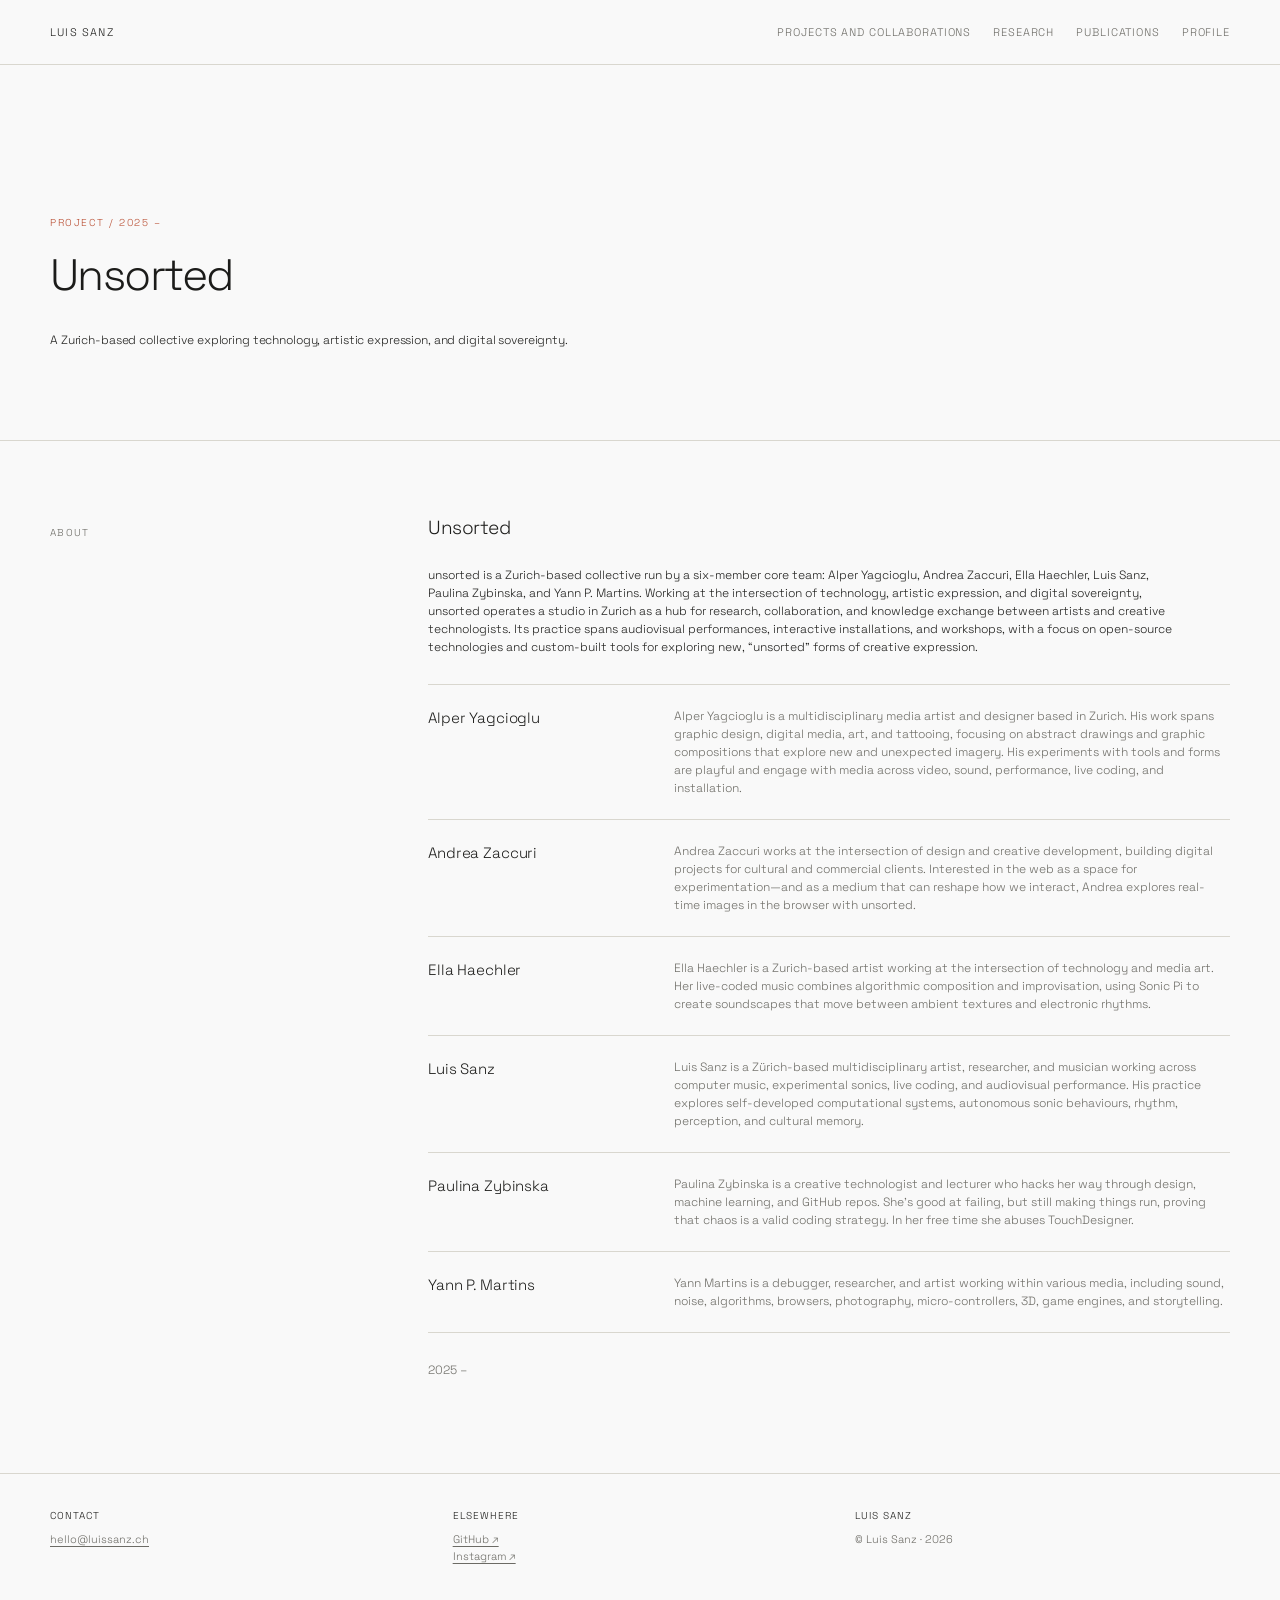
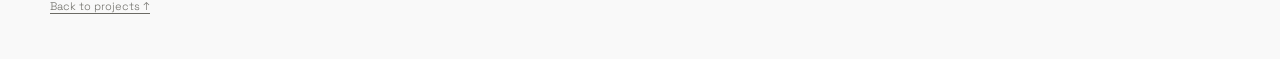
<file: project-unsorted.html>
<!DOCTYPE html>
<html lang="en">
<head>
  <meta charset="utf-8">
  <meta name="viewport" content="width=device-width, initial-scale=1">
  <meta name="description" content="Unsorted is a Zurich-based collective exploring artistic expression, creative technology, and digital sovereignty.">
  <title>Unsorted — Luis Sanz</title>
  <link rel="stylesheet" href="pages.css">
</head>
<body>
  <header><div class="wrap topbar">
    <a class="brand" href="index.html">Luis Sanz</a>
    <nav aria-label="Main navigation">
      <a href="index.html#projects">Projects and collaborations</a><a href="index.html#research">Research</a>
      <a href="index.html#publications">Publications</a><a href="index.html#profile">Profile</a>
    </nav>
  </div></header>
  <main>
    <section class="hero"><div class="wrap">
      <div class="eyebrow">Project / 2025 –</div>
      <h1>Unsorted</h1>
      <p class="subtitle">A Zurich-based collective exploring technology, artistic expression, and digital sovereignty.</p>
    </div></section>
    <section class="section"><div class="wrap section-grid">
      <div class="section-label">About</div>
      <div>
        <h2>Unsorted</h2>
        <p>unsorted is a Zurich-based collective run by a six-member core team: Alper Yagcioglu, Andrea Zaccuri,
          Ella Haechler, Luis Sanz, Paulina Zybinska, and Yann P. Martins. Working at the intersection of
          technology, artistic expression, and digital sovereignty, unsorted operates a studio in Zurich as a hub
          for research, collaboration, and knowledge exchange between artists and creative technologists. Its
          practice spans audiovisual performances, interactive installations, and workshops, with a focus on
          open-source technologies and custom-built tools for exploring new, “unsorted” forms of creative expression.</p>
        <div class="member-list">
          <article class="member">
            <h3><a href="https://alperyagcioglu.ch" target="_blank" rel="noopener noreferrer">Alper Yagcioglu</a></h3>
            <p>Alper Yagcioglu is a multidisciplinary media artist and designer based in Zurich. His work spans
              graphic design, digital media, art, and tattooing, focusing on abstract drawings and graphic
              compositions that explore new and unexpected imagery. His experiments with tools and forms are playful
              and engage with media across video, sound, performance, live coding, and installation.</p>
          </article>
          <article class="member">
            <h3><a href="https://andreazaccuri.com" target="_blank" rel="noopener noreferrer">Andrea Zaccuri</a></h3>
            <p>Andrea Zaccuri works at the intersection of design and creative development, building digital projects
              for cultural and commercial clients. Interested in the web as a space for experimentation—and as a
              medium that can reshape how we interact, Andrea explores real-time images in the browser with unsorted.</p>
          </article>
          <article class="member">
            <h3>Ella Haechler</h3>
            <p>Ella Haechler is a Zurich-based artist working at the intersection of technology and media art. Her
              live-coded music combines algorithmic composition and improvisation, using Sonic Pi to create
              soundscapes that move between ambient textures and electronic rhythms.</p>
          </article>
          <article class="member">
            <h3><a href="https://luissanz.ch" target="_blank" rel="noopener noreferrer">Luis Sanz</a></h3>
            <p>Luis Sanz is a Zürich-based multidisciplinary artist, researcher, and musician working across computer
              music, experimental sonics, live coding, and audiovisual performance. His practice explores
              self-developed computational systems, autonomous sonic behaviours, rhythm, perception, and cultural memory.</p>
          </article>
          <article class="member">
            <h3><a href="https://zybinska.com" target="_blank" rel="noopener noreferrer">Paulina Zybinska</a></h3>
            <p>Paulina Zybinska is a creative technologist and lecturer who hacks her way through design, machine
              learning, and GitHub repos. She’s good at failing, but still making things run, proving that chaos is
              a valid coding strategy. In her free time she abuses TouchDesigner.</p>
          </article>
          <article class="member">
            <h3><a href="https://yyyyyyyy.xyz" target="_blank" rel="noopener noreferrer">Yann P. Martins</a></h3>
            <p>Yann Martins is a debugger, researcher, and artist working within various media, including sound,
              noise, algorithms, browsers, photography, micro-controllers, 3D, game engines, and storytelling.</p>
          </article>
        </div>
        <p class="muted">2025 –</p>
      </div>
    </div></section>
  </main>
  <footer><div class="wrap">
    <div class="footer-columns">
      <div><span class="footer-label">Contact</span><p><a href="mailto:hello@luissanz.ch">hello@luissanz.ch</a></p></div>
      <div><span class="footer-label">Elsewhere</span><p><a href="https://github.com/computernoise">GitHub ↗</a><br><a href="https://www.instagram.com/luissanz___">Instagram ↗</a></p></div>
      <div><span class="footer-label">Luis Sanz</span><p>© Luis Sanz · 2026</p></div>
    </div><div class="footer-inner"><a href="index.html#projects">Back to projects ↑</a></div>
  </div></footer>
</body>
</html>
</file>
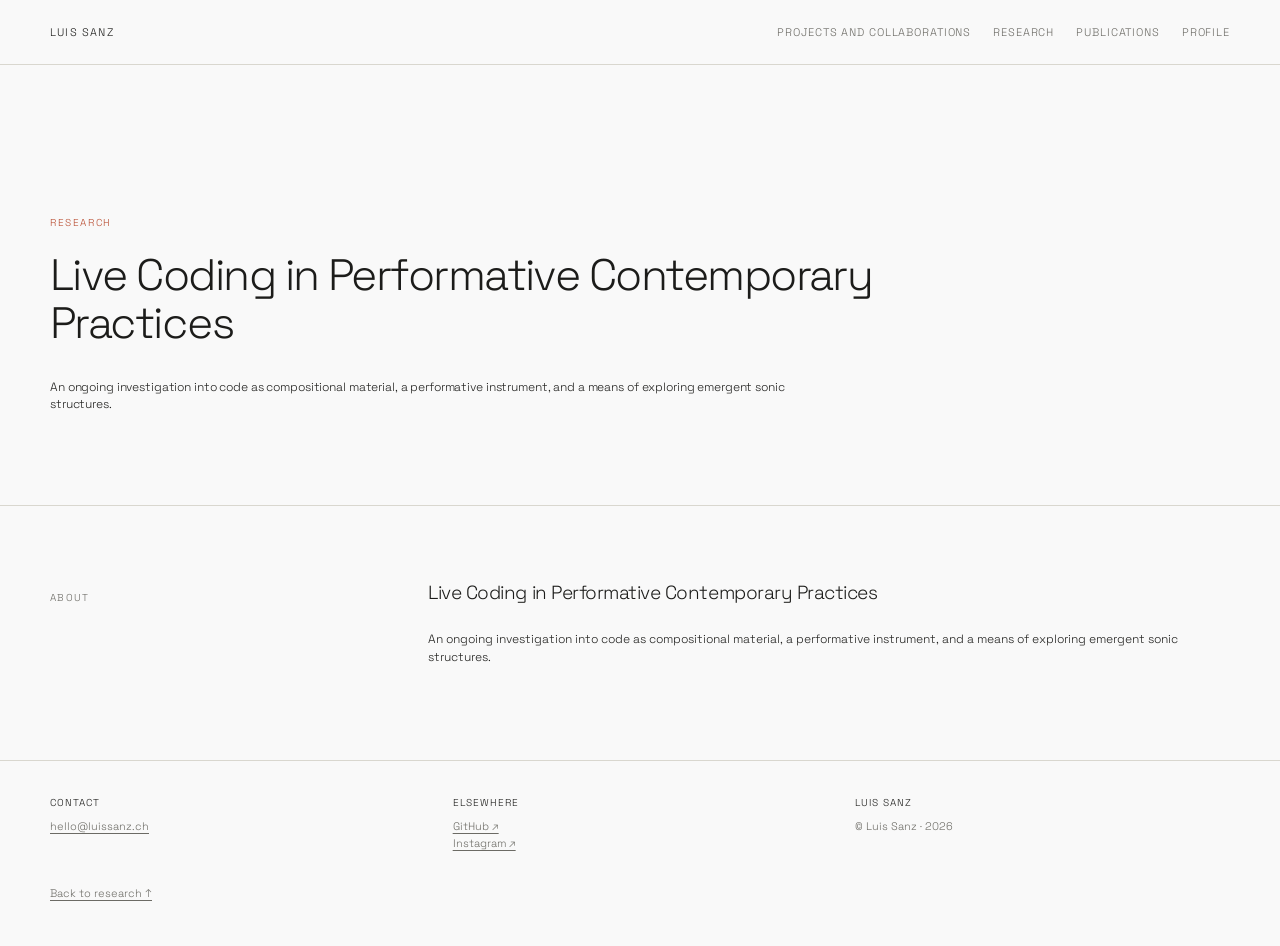
<file: research-live-coding.html>
<!DOCTYPE html>
<html lang="en">
<head>
  <meta charset="utf-8">
  <meta name="viewport" content="width=device-width, initial-scale=1">
  <meta name="description" content="An ongoing investigation into code as compositional material and a performative instrument.">
  <title>Live Coding in Performative Contemporary Practices — Luis Sanz</title>
  <link rel="stylesheet" href="pages.css">
</head>
<body>
  <header><div class="wrap topbar">
    <a class="brand" href="index.html">Luis Sanz</a>
    <nav aria-label="Main navigation">
      <a href="index.html#projects">Projects and collaborations</a><a href="index.html#research">Research</a>
      <a href="index.html#publications">Publications</a><a href="index.html#profile">Profile</a>
    </nav>
  </div></header>
  <main>
    <section class="hero"><div class="wrap">
      <div class="eyebrow">Research</div>
      <h1>Live Coding in Performative Contemporary Practices</h1>
      <p class="subtitle">An ongoing investigation into code as compositional material, a performative instrument,
        and a means of exploring emergent sonic structures.</p>
    </div></section>
    <section class="section"><div class="wrap section-grid">
      <div class="section-label">About</div>
      <div>
        <h2>Live Coding in Performative Contemporary Practices</h2>
        <p>An ongoing investigation into code as compositional material, a performative instrument, and a means of
          exploring emergent sonic structures.</p>
      </div>
    </div></section>
  </main>
  <footer><div class="wrap">
    <div class="footer-columns">
      <div><span class="footer-label">Contact</span><p><a href="mailto:hello@luissanz.ch">hello@luissanz.ch</a></p></div>
      <div><span class="footer-label">Elsewhere</span><p><a href="https://github.com/computernoise">GitHub ↗</a><br><a href="https://www.instagram.com/luissanz___">Instagram ↗</a></p></div>
      <div><span class="footer-label">Luis Sanz</span><p>© Luis Sanz · 2026</p></div>
    </div><div class="footer-inner"><a href="index.html#research">Back to research ↑</a></div>
  </div></footer>
</body>
</html>
</file>
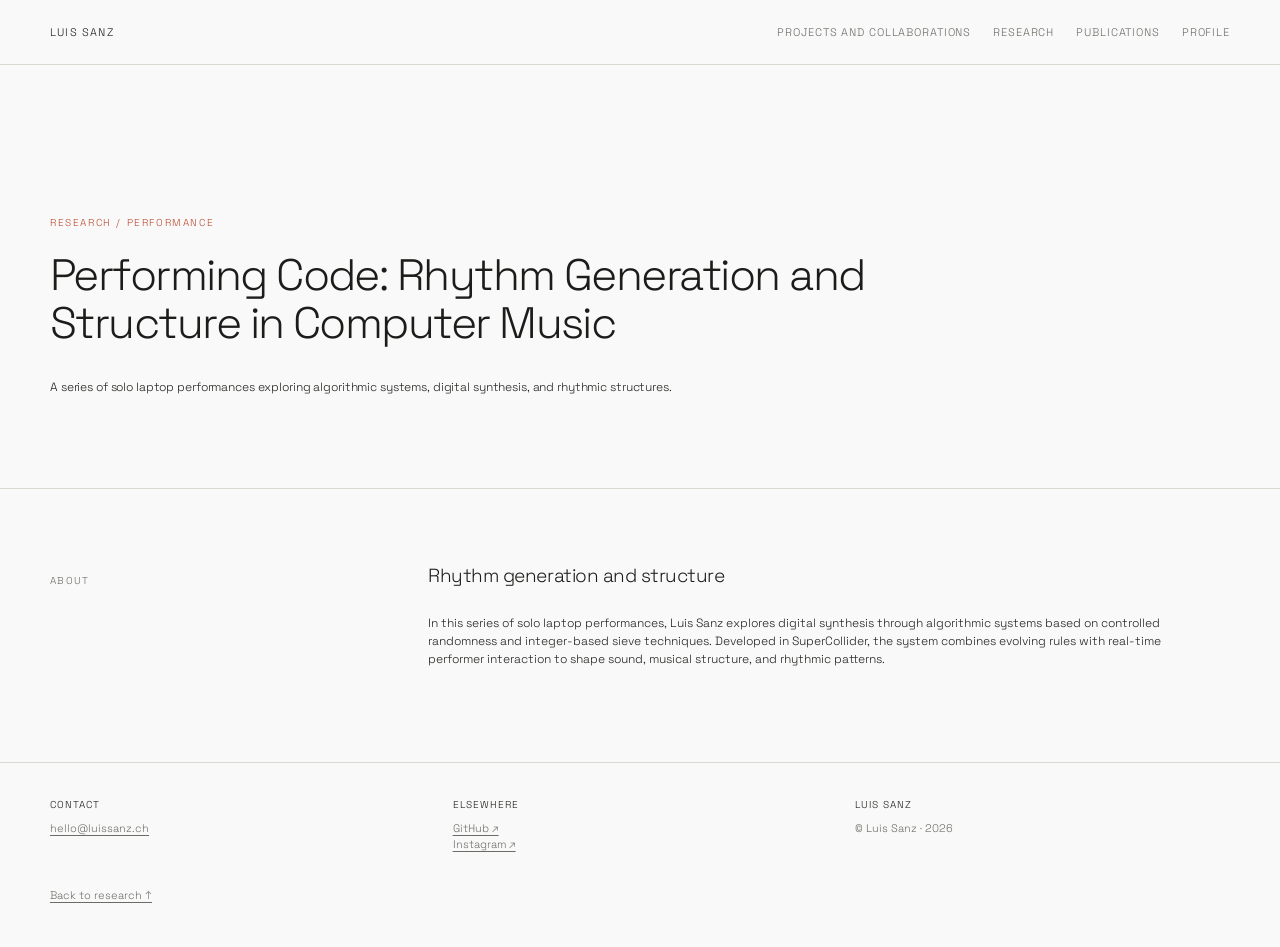
<file: research-performing-code.html>
<!DOCTYPE html>
<html lang="en">
<head>
  <meta charset="utf-8">
  <meta name="viewport" content="width=device-width, initial-scale=1">
  <meta name="description" content="Solo laptop performances exploring algorithmic systems, rhythm, and computer music.">
  <title>Performing Code — Luis Sanz</title>
  <link rel="stylesheet" href="pages.css">
</head>
<body>
  <header><div class="wrap topbar">
    <a class="brand" href="index.html">Luis Sanz</a>
    <nav aria-label="Main navigation">
      <a href="index.html#projects">Projects and collaborations</a><a href="index.html#research">Research</a>
      <a href="index.html#publications">Publications</a><a href="index.html#profile">Profile</a>
    </nav>
  </div></header>
  <main>
    <section class="hero"><div class="wrap">
      <div class="eyebrow">Research / Performance</div>
      <h1>Performing Code: Rhythm Generation and Structure in Computer Music</h1>
      <p class="subtitle">A series of solo laptop performances exploring algorithmic systems, digital synthesis,
        and rhythmic structures.</p>
    </div></section>
    <section class="section"><div class="wrap section-grid">
      <div class="section-label">About</div>
      <div>
        <h2>Rhythm generation and structure</h2>
        <p>In this series of solo laptop performances, Luis Sanz explores digital synthesis through algorithmic
          systems based on controlled randomness and integer-based sieve techniques. Developed in SuperCollider,
          the system combines evolving rules with real-time performer interaction to shape sound, musical structure,
          and rhythmic patterns.</p>
      </div>
    </div></section>
  </main>
  <footer><div class="wrap">
    <div class="footer-columns">
      <div><span class="footer-label">Contact</span><p><a href="mailto:hello@luissanz.ch">hello@luissanz.ch</a></p></div>
      <div><span class="footer-label">Elsewhere</span><p><a href="https://github.com/computernoise">GitHub ↗</a><br><a href="https://www.instagram.com/luissanz___">Instagram ↗</a></p></div>
      <div><span class="footer-label">Luis Sanz</span><p>© Luis Sanz · 2026</p></div>
    </div><div class="footer-inner"><a href="index.html#research">Back to research ↑</a></div>
  </div></footer>
</body>
</html>
</file>
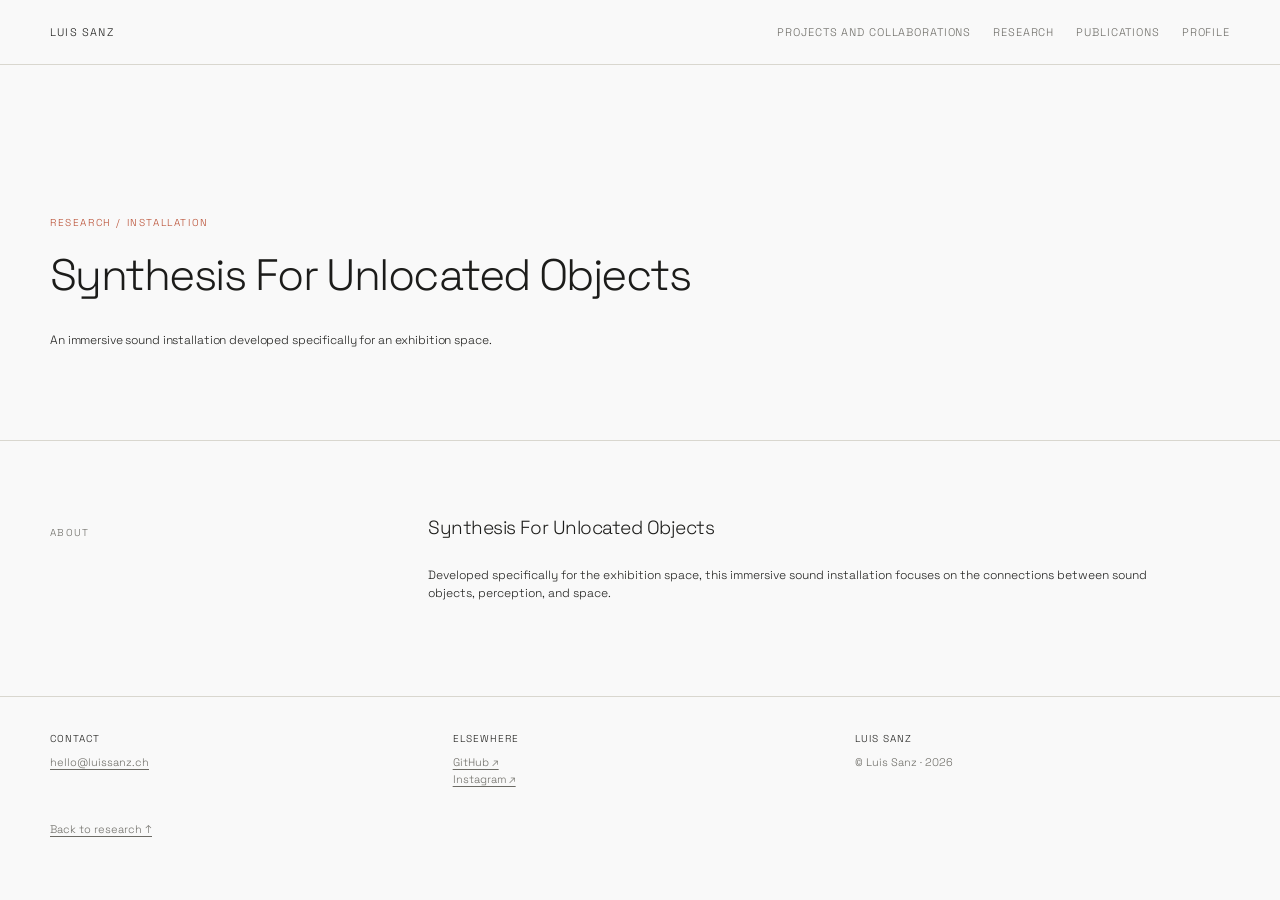
<file: research-unlocated-objects.html>
<!DOCTYPE html>
<html lang="en">
<head>
  <meta charset="utf-8">
  <meta name="viewport" content="width=device-width, initial-scale=1">
  <meta name="description" content="An immersive sound installation exploring sound objects, perception, and space.">
  <title>Synthesis For Unlocated Objects — Luis Sanz</title>
  <link rel="stylesheet" href="pages.css">
</head>
<body>
  <header><div class="wrap topbar">
    <a class="brand" href="index.html">Luis Sanz</a>
    <nav aria-label="Main navigation">
      <a href="index.html#projects">Projects and collaborations</a><a href="index.html#research">Research</a>
      <a href="index.html#publications">Publications</a><a href="index.html#profile">Profile</a>
    </nav>
  </div></header>
  <main>
    <section class="hero"><div class="wrap">
      <div class="eyebrow">Research / Installation</div>
      <h1>Synthesis For Unlocated Objects</h1>
      <p class="subtitle">An immersive sound installation developed specifically for an exhibition space.</p>
    </div></section>
    <section class="section"><div class="wrap section-grid">
      <div class="section-label">About</div>
      <div>
        <h2>Synthesis For Unlocated Objects</h2>
        <p>Developed specifically for the exhibition space, this immersive sound installation focuses on the
          connections between sound objects, perception, and space.</p>
      </div>
    </div></section>
  </main>
  <footer><div class="wrap">
    <div class="footer-columns">
      <div><span class="footer-label">Contact</span><p><a href="mailto:hello@luissanz.ch">hello@luissanz.ch</a></p></div>
      <div><span class="footer-label">Elsewhere</span><p><a href="https://github.com/computernoise">GitHub ↗</a><br><a href="https://www.instagram.com/luissanz___">Instagram ↗</a></p></div>
      <div><span class="footer-label">Luis Sanz</span><p>© Luis Sanz · 2026</p></div>
    </div><div class="footer-inner"><a href="index.html#research">Back to research ↑</a></div>
  </div></footer>
</body>
</html>
</file>
<file: pages.css>
@font-face {
  font-family: "Space Grotesk";
  src: url("fonts/SpaceGrotesk[wght].ttf") format("truetype");
  font-weight: 300 700;
  font-style: normal;
  font-display: swap;
}

:root {
  --bg: #f9f9f9;
  --ink: #1c1c1a;
  --muted: #6c6b65;
  --line: #d9d7cf;
  --accent: #b84b2f;
  --max: 1180px;
  --description-size: 12px;
}

* {
  box-sizing: border-box;
}

html {
  scroll-behavior: smooth;
  scroll-padding-top: 84px;
}

body {
  margin: 0;
  background: var(--bg);
  color: var(--ink);
  font: 300 14px/1.5 "Space Grotesk", sans-serif;
  -webkit-font-smoothing: antialiased;
  text-rendering: optimizeLegibility;
}

a {
  color: inherit;
  text-decoration-thickness: 1px;
  text-underline-offset: 3px;
}

a:hover {
  color: var(--accent);
}

.wrap {
  width: min(var(--max), calc(100% - 48px));
  margin: 0 auto;
}

header {
  position: sticky;
  top: 0;
  z-index: 20;
  background: rgba(249, 249, 249, .94);
  backdrop-filter: blur(12px);
  border-bottom: 1px solid var(--line);
}

.topbar {
  min-height: 64px;
  display: flex;
  align-items: center;
  justify-content: space-between;
  gap: 24px;
}

.brand {
  font-size: 11px;
  font-weight: 300;
  letter-spacing: .11em;
  text-transform: uppercase;
  text-decoration: none;
  white-space: nowrap;
}

nav {
  display: flex;
  gap: 22px;
  flex-wrap: wrap;
}

nav a {
  font-size: 11px;
  text-transform: uppercase;
  letter-spacing: .08em;
  text-decoration: none;
  color: var(--muted);
}

nav a:hover {
  color: var(--ink);
}

.hero {
  padding: clamp(76px, 12vw, 150px) 0 74px;
  border-bottom: 1px solid var(--line);
}

.eyebrow,
.section-label {
  color: var(--muted);
  font-size: 10px;
  text-transform: uppercase;
  letter-spacing: .13em;
}

.eyebrow {
  color: var(--accent);
  letter-spacing: .16em;
}

h1 {
  font-size: clamp(30px, 3.8vw, 44px);
  line-height: 1.08;
  letter-spacing: -.035em;
  font-weight: 300;
  max-width: 900px;
  margin: 22px 0 32px;
}

.subtitle {
  font-size: var(--description-size);
  line-height: 1.4;
  max-width: 760px;
  letter-spacing: -.01em;
}

.section {
  padding: 76px 0;
  border-bottom: 1px solid var(--line);
}

.section-grid {
  display: grid;
  grid-template-columns: minmax(150px, .72fr) minmax(0, 2fr);
  gap: clamp(32px, 7vw, 100px);
}

.section-label {
  padding-top: 8px;
}

h2 {
  font-size: clamp(17px, 1.7vw, 19px);
  line-height: 1.2;
  letter-spacing: -.025em;
  font-weight: 300;
  margin: 0 0 26px;
}

h3 {
  font-size: 15px;
  line-height: 1.4;
  letter-spacing: -.01em;
  margin: 0 0 10px;
  font-weight: 300;
}

p {
  margin: 0 0 18px;
  max-width: 760px;
  font-size: var(--description-size);
}

.muted,
.event-date,
.event-venue {
  color: var(--muted);
}

.event-list {
  border-top: 1px solid var(--line);
}

.event-row {
  display: grid;
  grid-template-columns: 76px 105px minmax(150px, 1fr) minmax(150px, 1fr) 110px;
  gap: 18px;
  align-items: baseline;
  padding: 17px 0;
  border-bottom: 1px solid var(--line);
  font-size: var(--description-size);
}

.event-type,
.event-link {
  font-size: 10px;
  letter-spacing: .08em;
  text-transform: uppercase;
}

.event-type {
  color: var(--muted);
}

.event-link {
  color: var(--accent);
}

.archive-row {
  display: grid;
  grid-template-columns: 130px 1fr;
  gap: 24px;
  padding: 18px 0;
  border-top: 1px solid var(--line);
}

.archive-date {
  color: var(--muted);
  font-size: 11px;
}

.archive-row p {
  color: var(--muted);
  margin: 0;
}

.member-list {
  border-top: 1px solid var(--line);
  margin: 28px 0;
}

.member {
  display: grid;
  grid-template-columns: minmax(160px, .8fr) minmax(0, 2fr);
  gap: 24px;
  padding: 22px 0;
  border-bottom: 1px solid var(--line);
  align-items: start;
}

.member h3 {
  margin: 0;
}

.member h3 a {
  text-decoration: none;
}

.member p {
  color: var(--muted);
  font-size: var(--description-size);
  margin: 0;
}

footer {
  padding: 34px 0 44px;
  font-size: 11px;
  color: var(--muted);
}

.footer-columns {
  display: grid;
  grid-template-columns: repeat(3, minmax(0, 1fr));
  gap: 28px;
  margin-bottom: 34px;
}

.footer-label {
  display: block;
  margin-bottom: 8px;
  color: var(--ink);
  text-transform: uppercase;
  letter-spacing: .1em;
  font-size: 10px;
}

.footer-columns p {
  margin: 0;
  font-size: inherit;
}

.footer-inner {
  display: flex;
  justify-content: space-between;
  flex-wrap: wrap;
  gap: 20px;
}

@media (max-width: 700px) {
  .wrap {
    width: min(100% - 32px, var(--max));
  }

  .topbar {
    align-items: flex-start;
    padding: 17px 0;
    flex-direction: column;
    gap: 12px;
  }

  nav {
    gap: 12px 18px;
  }

  .section-grid {
    grid-template-columns: 1fr;
    gap: 18px;
  }

  .section {
    padding: 54px 0;
  }

  .event-row {
    grid-template-columns: 72px 1fr;
    gap: 5px 16px;
  }

  .event-row > :nth-child(n + 3) {
    grid-column: 2;
  }

  .archive-row {
    grid-template-columns: 1fr;
    gap: 5px;
  }

  .member {
    grid-template-columns: 1fr;
    gap: 7px;
  }

  .footer-columns {
    grid-template-columns: 1fr;
    gap: 22px;
  }
}

@media (prefers-reduced-motion: reduce) {
  html {
    scroll-behavior: auto;
  }
}
</file>
